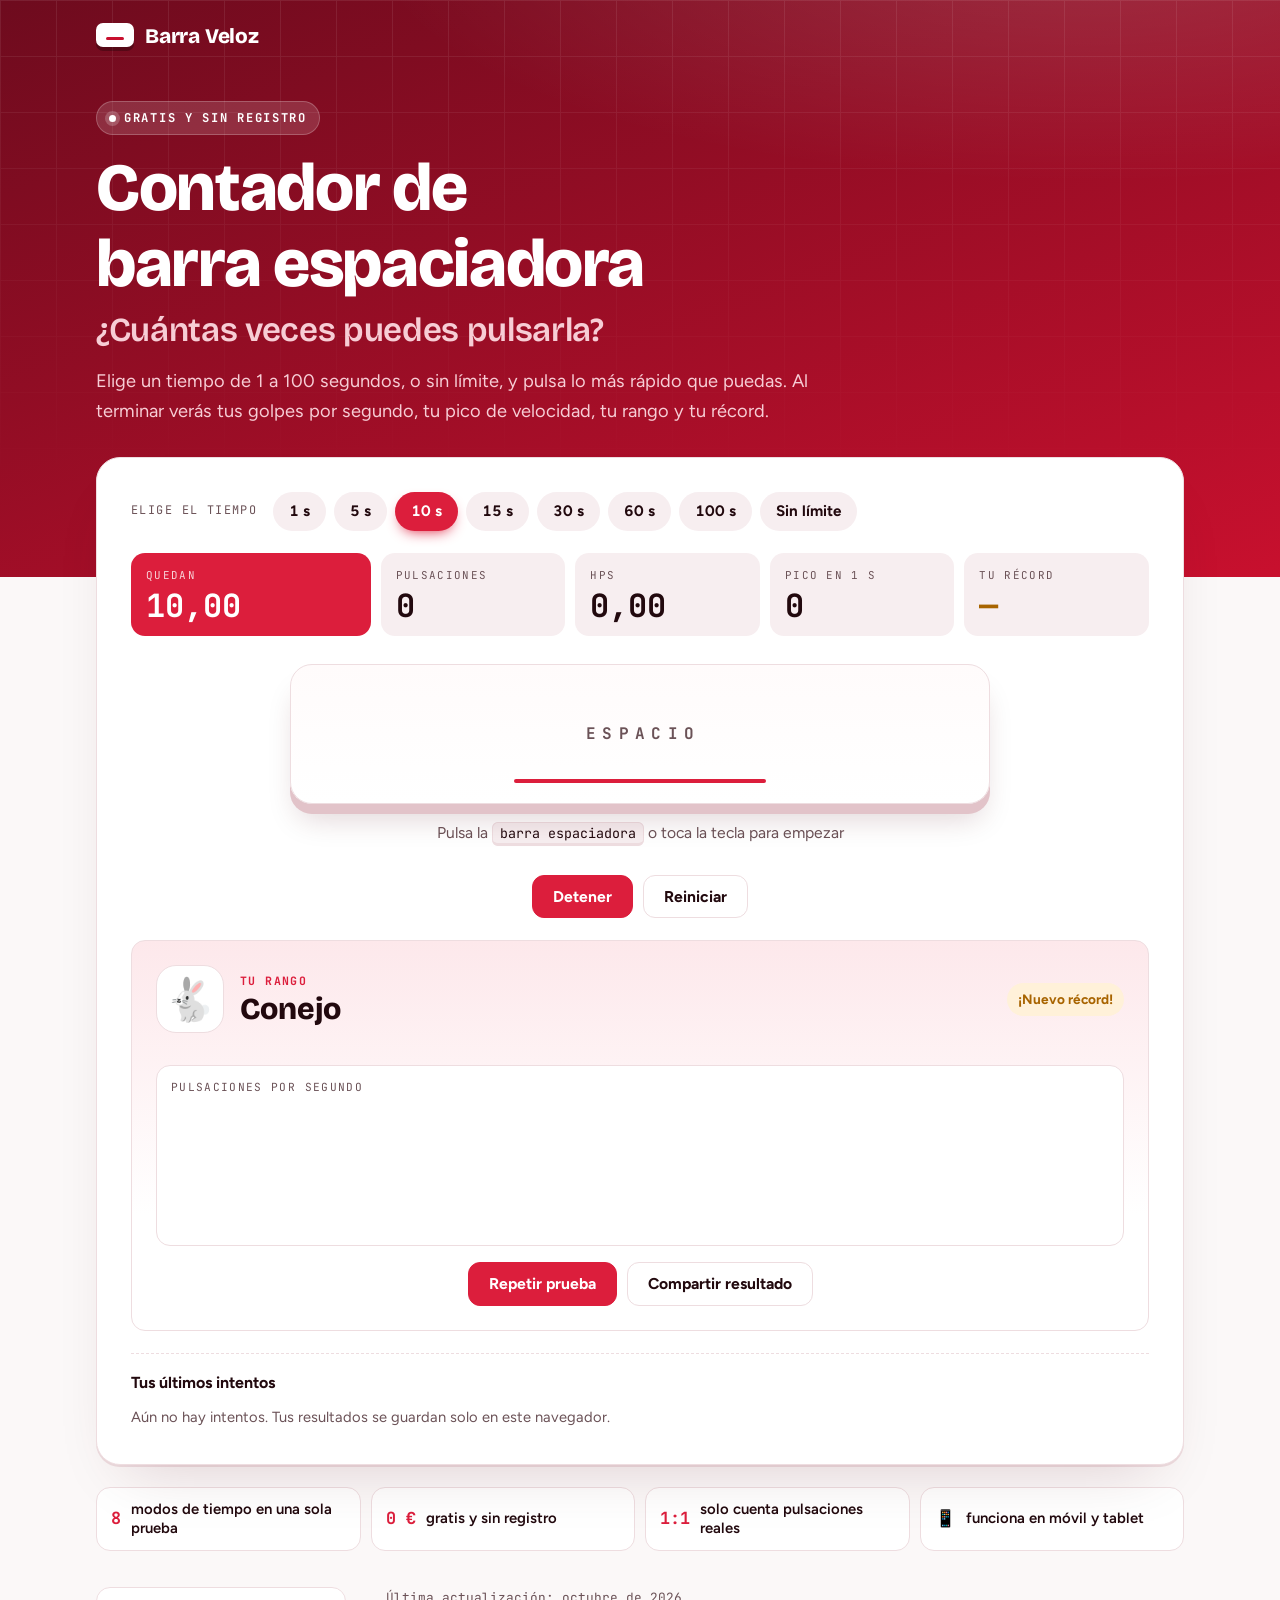
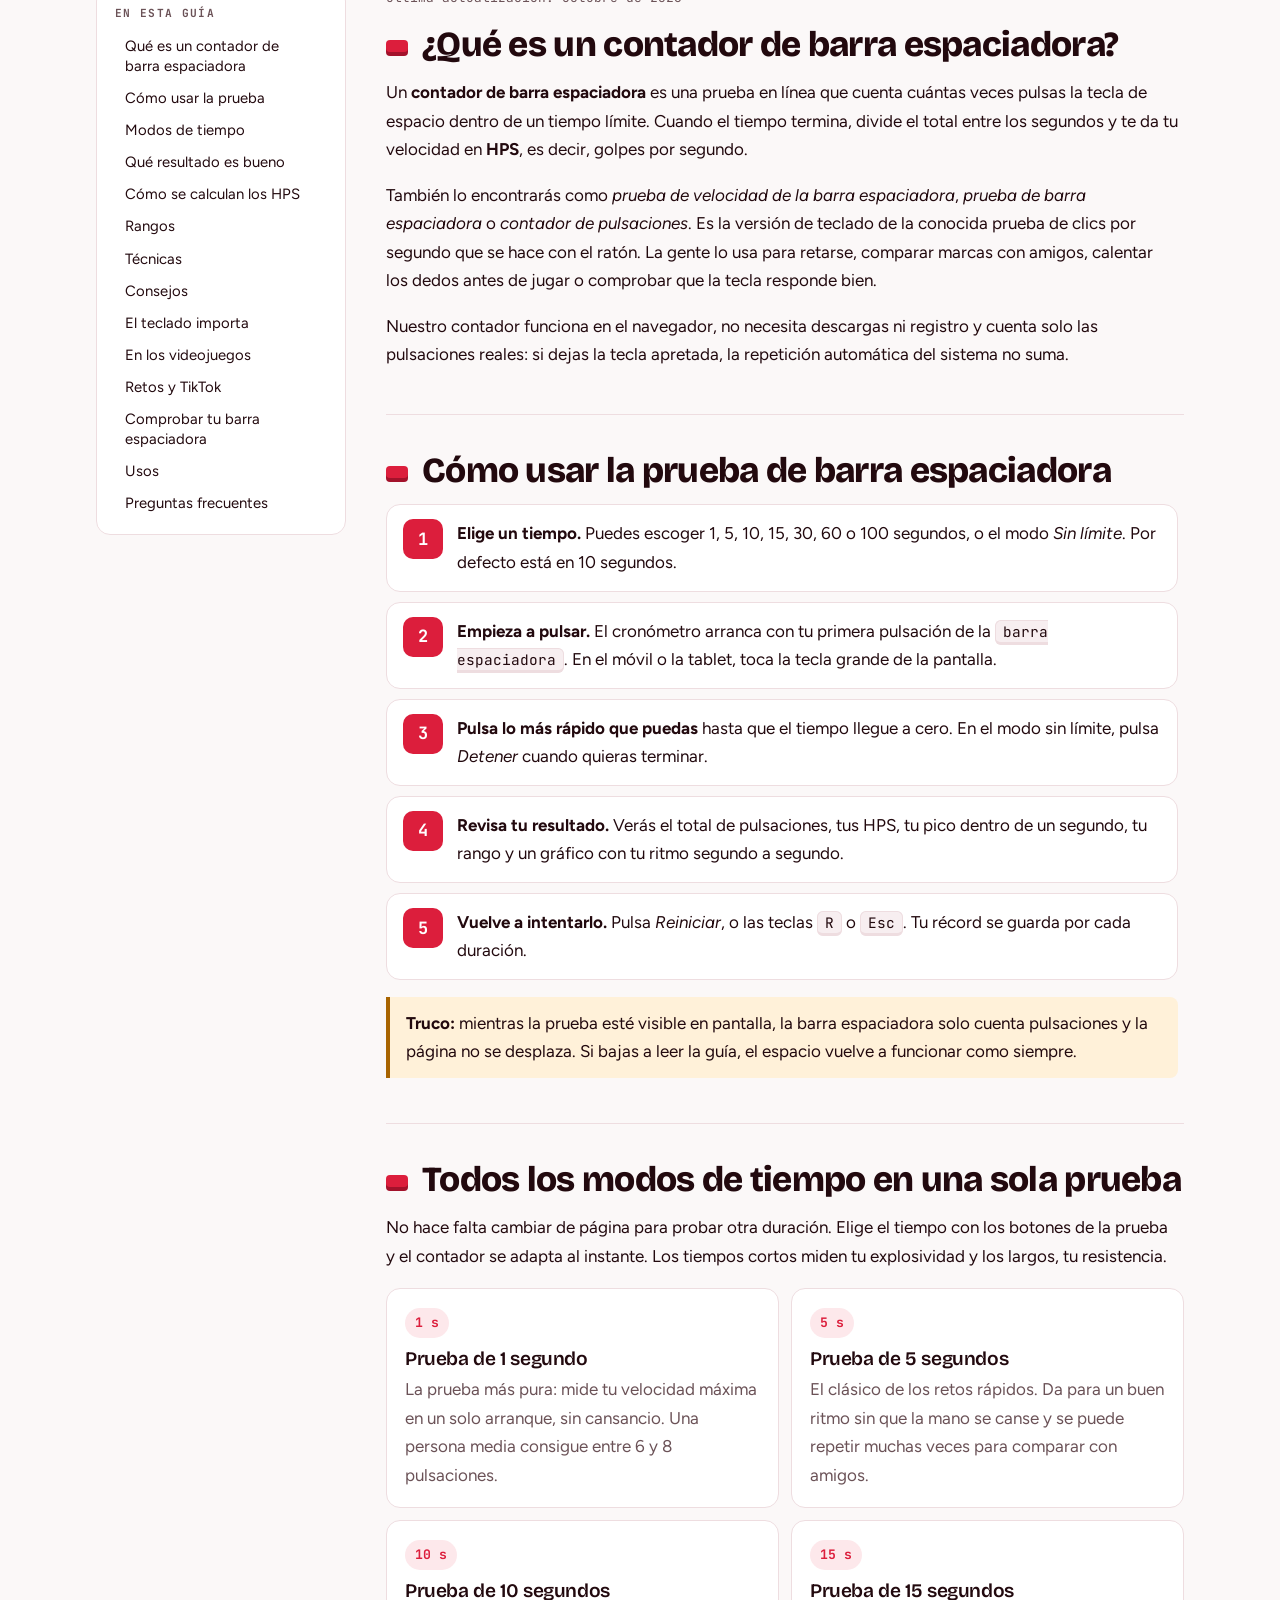
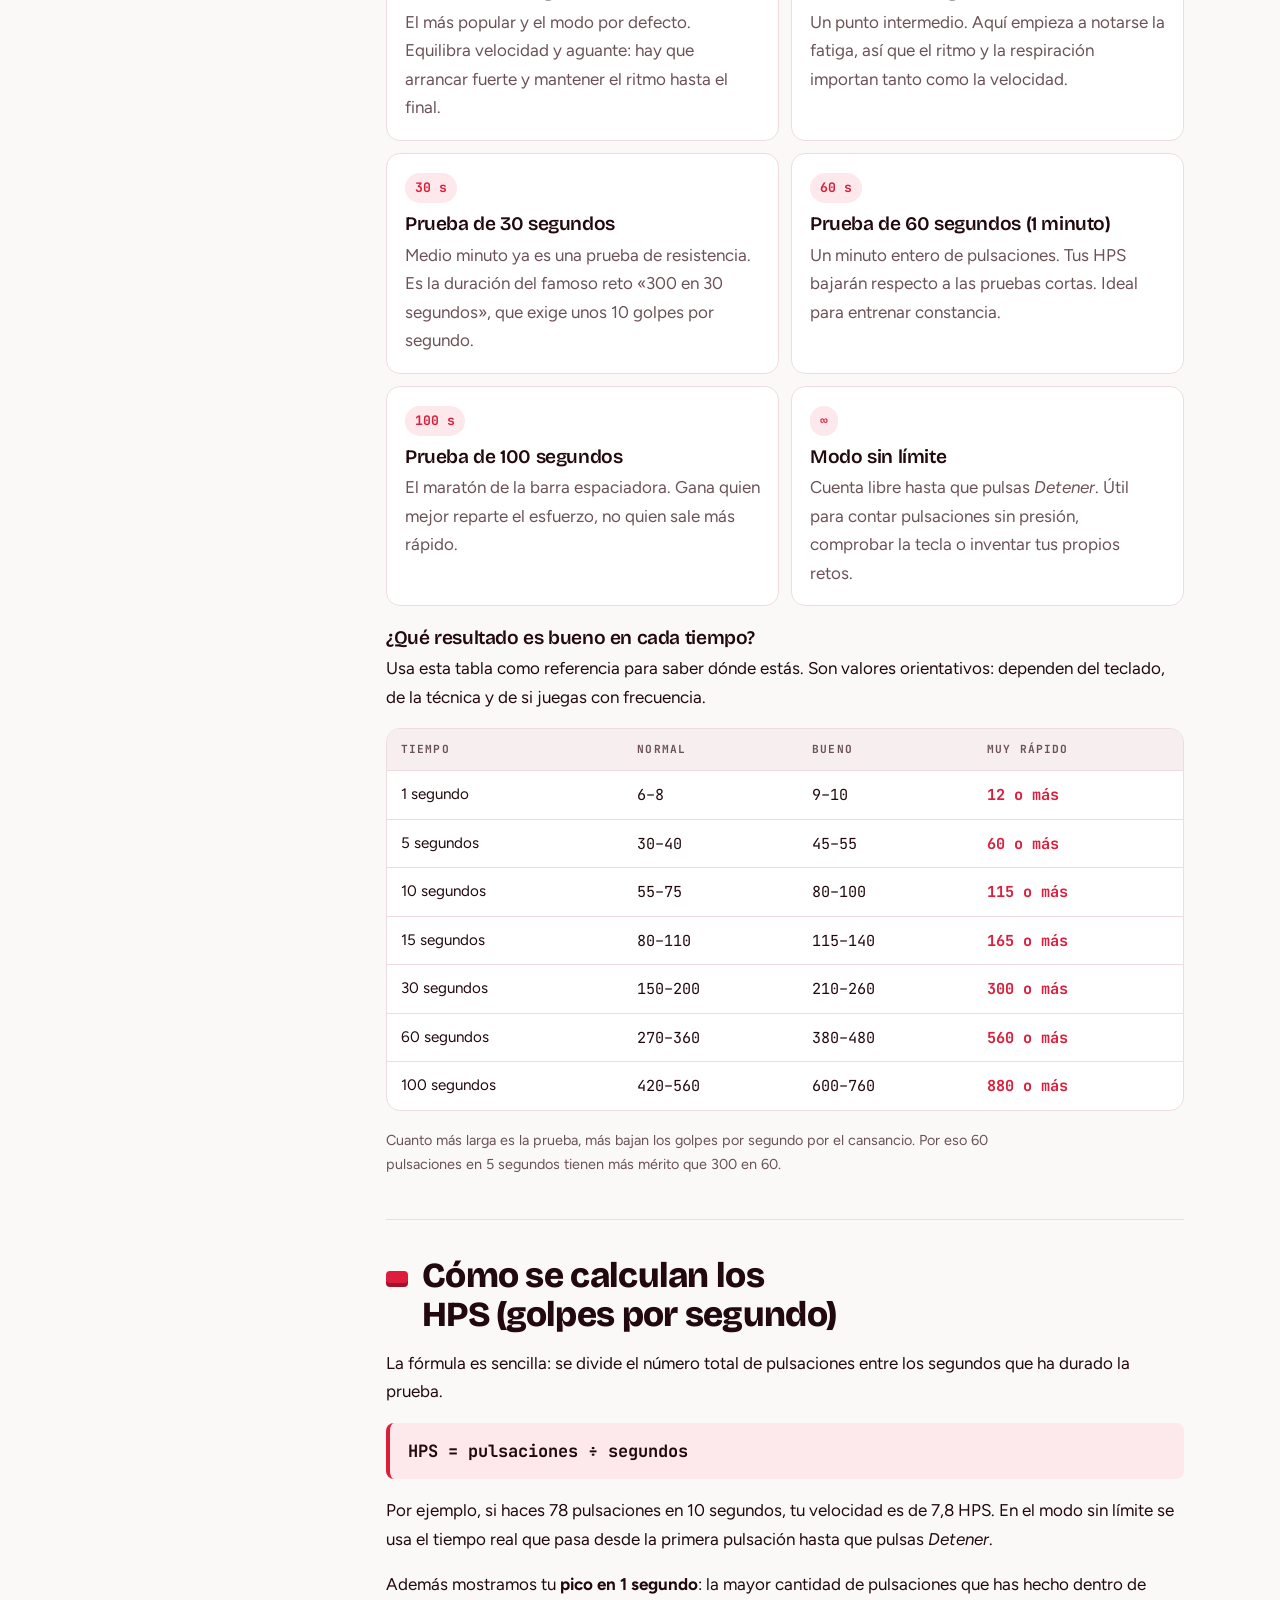
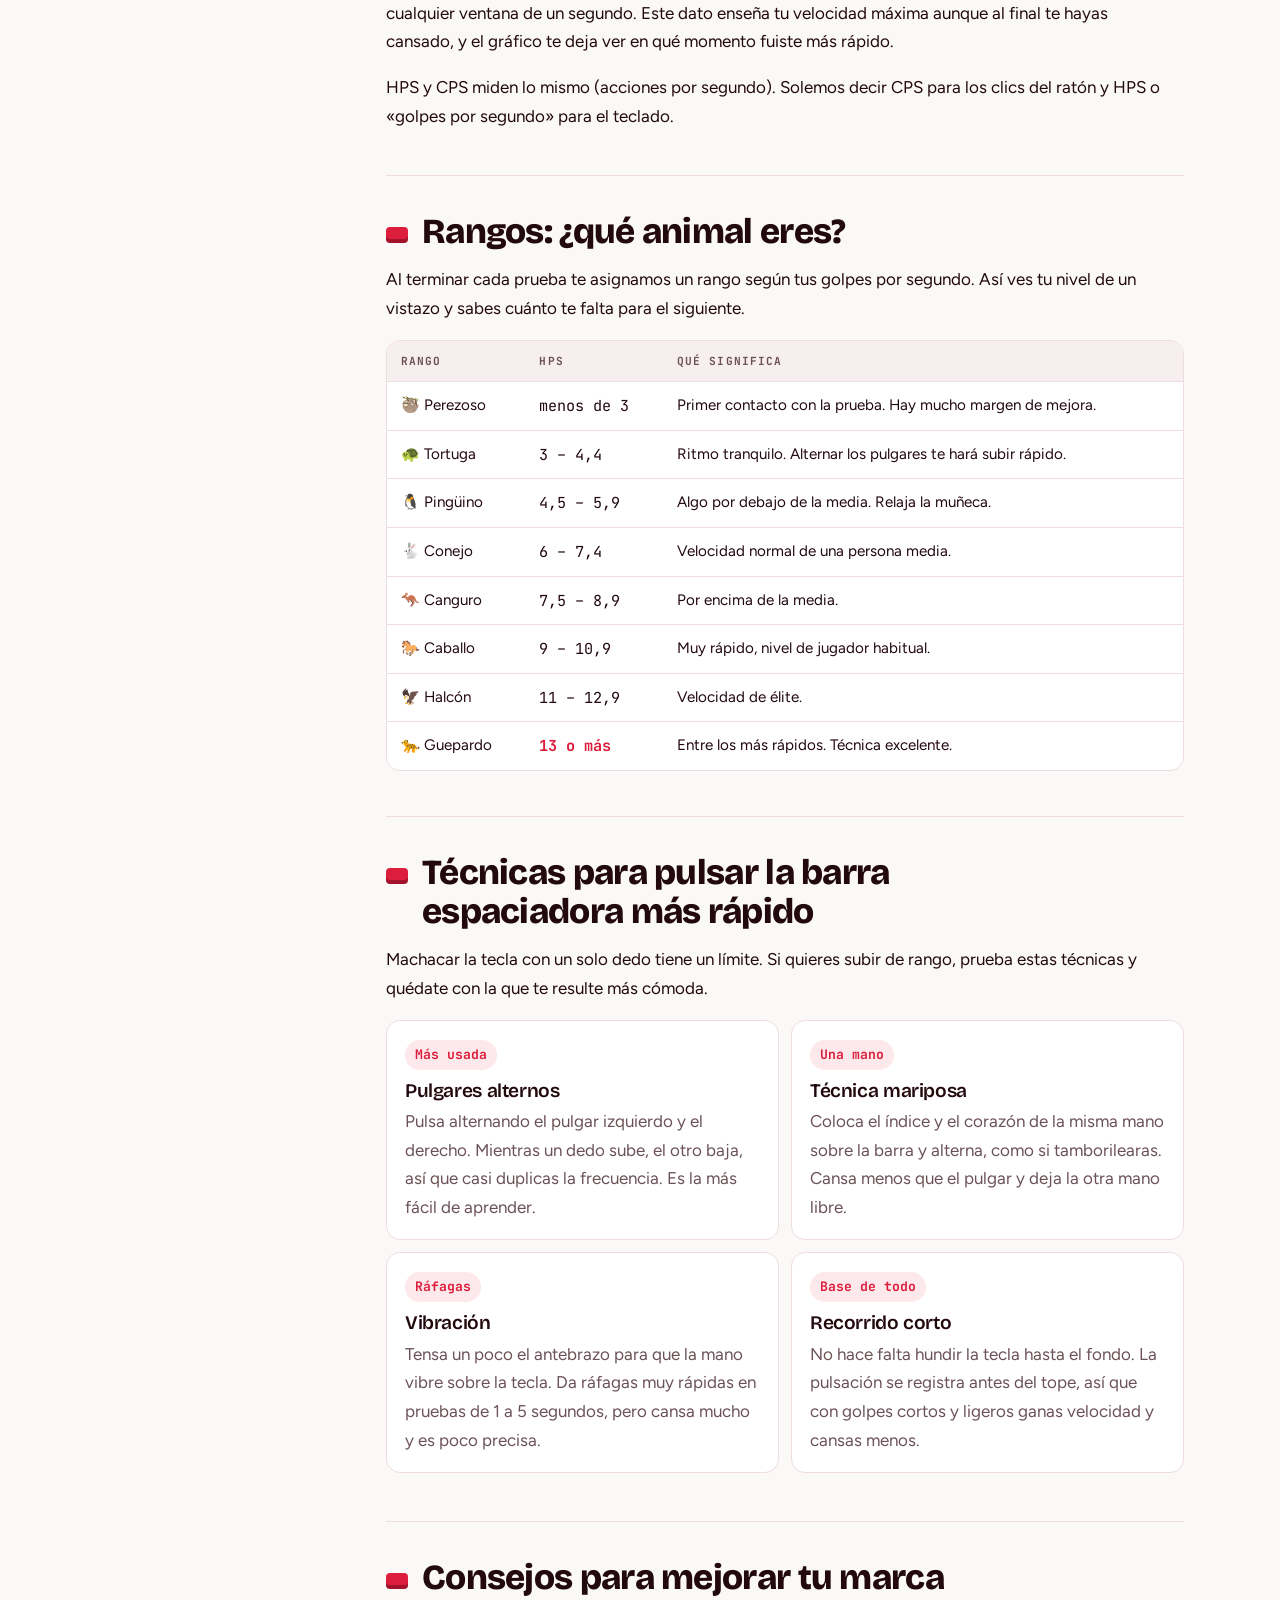
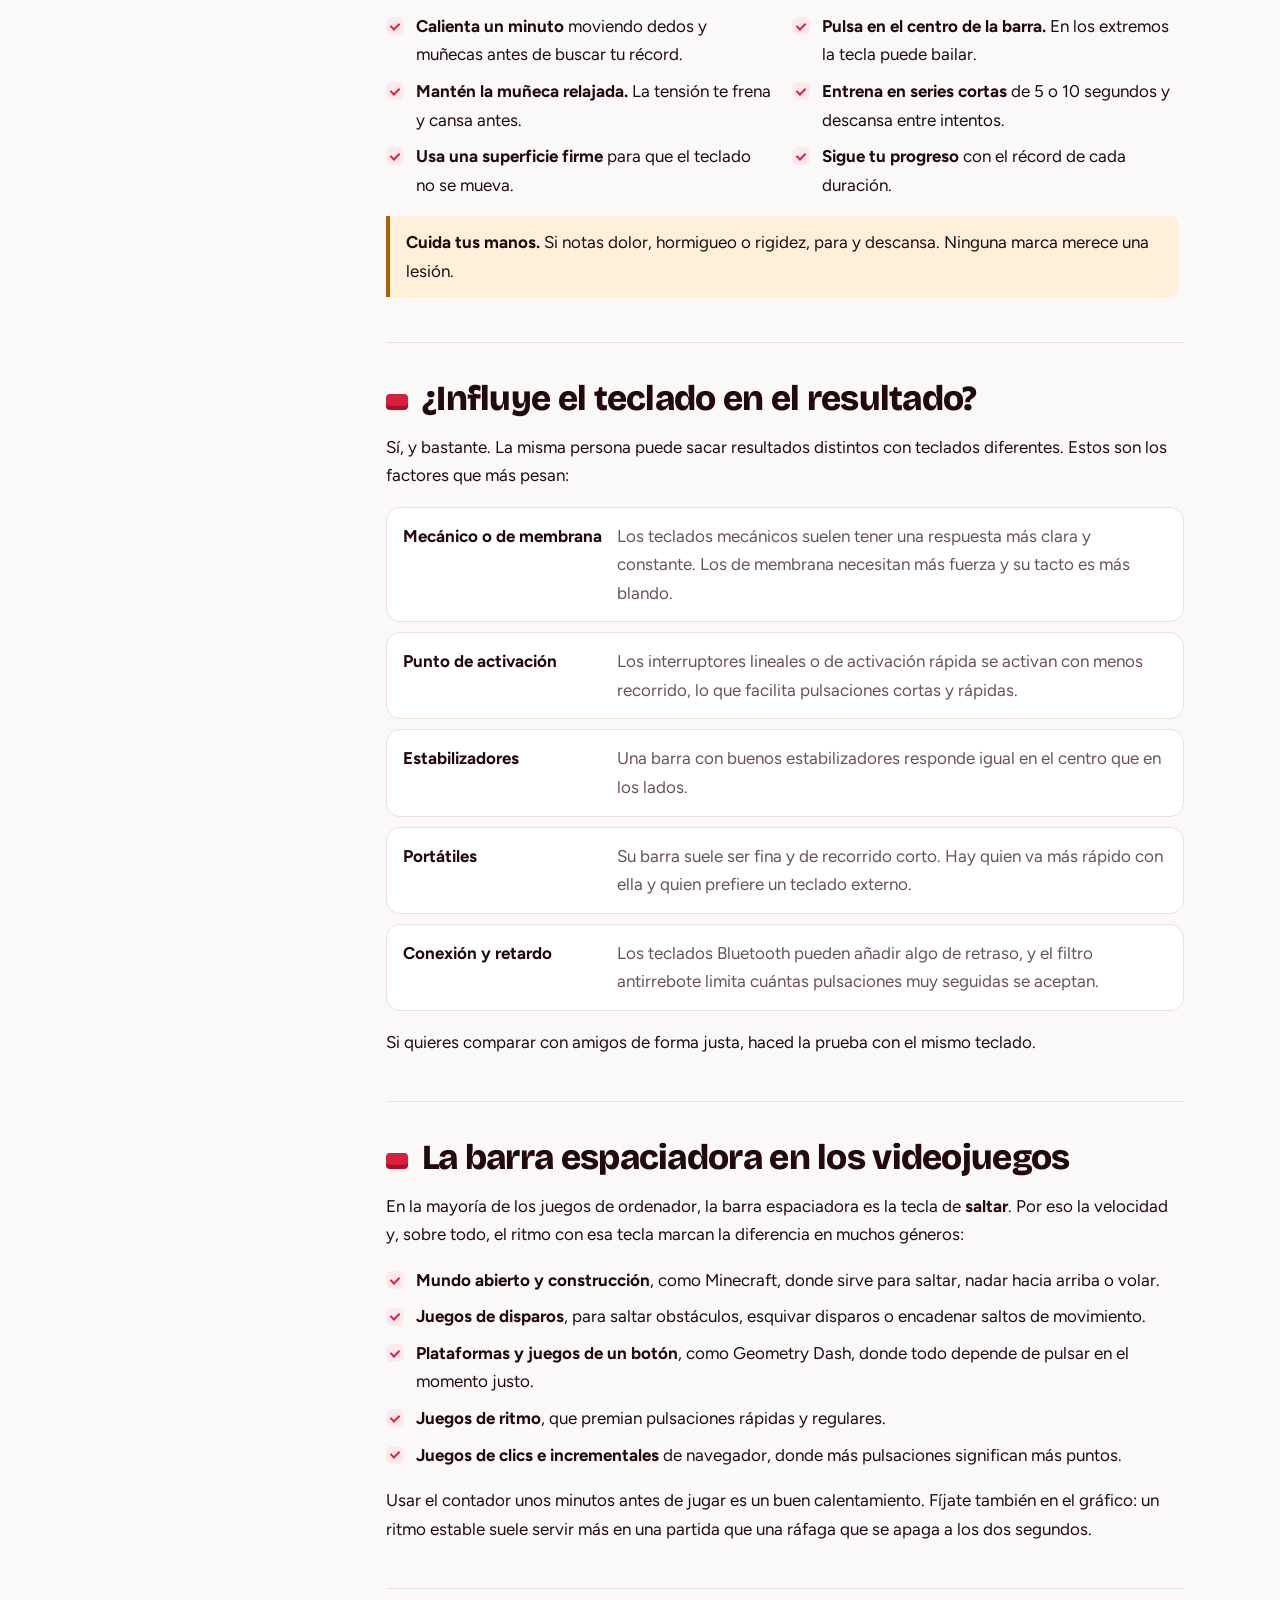
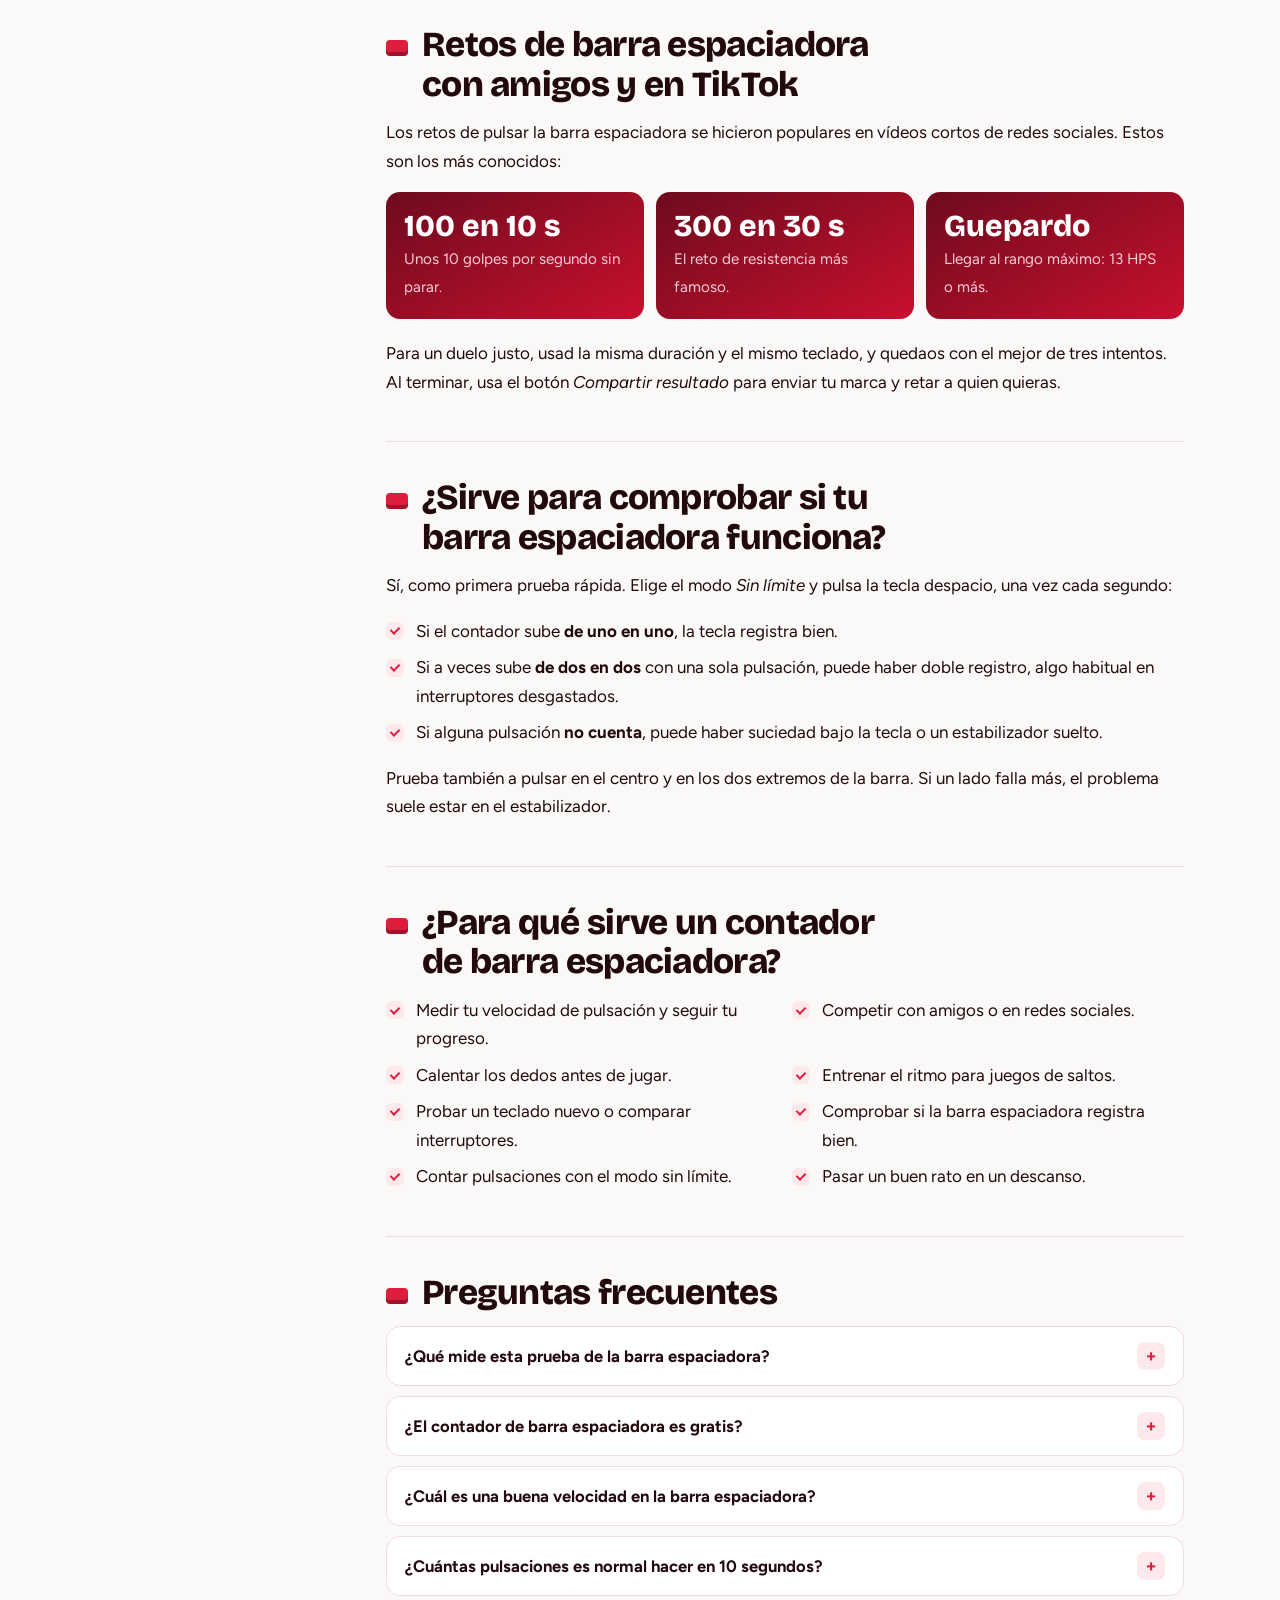
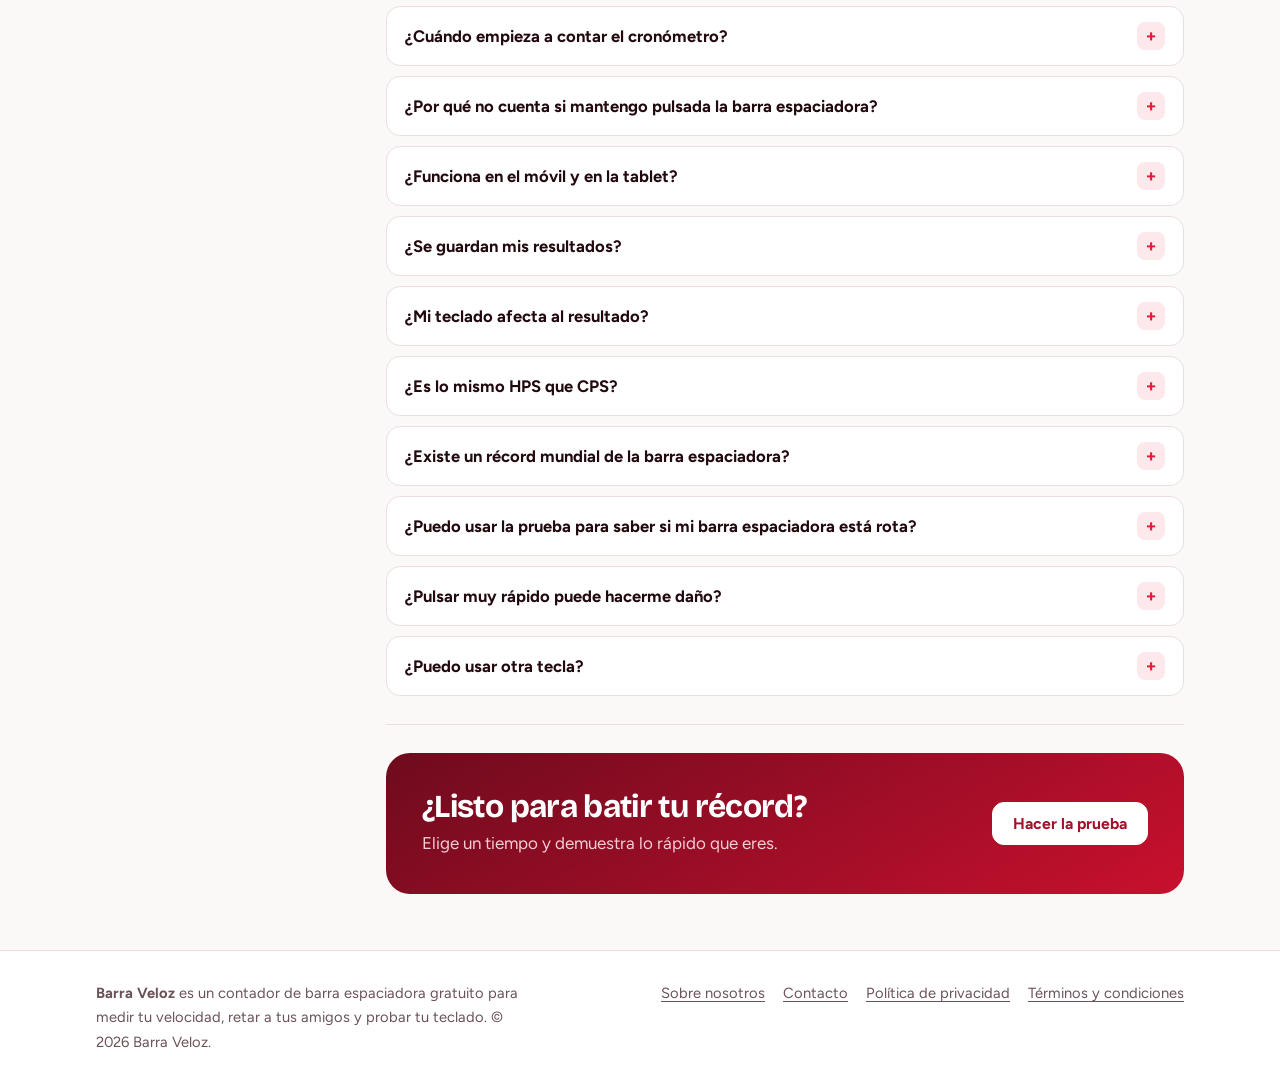
<file: index.html>
<!doctype html>
<html lang="es">
<head>
<meta charset="utf-8">
<meta name="viewport" content="width=device-width, initial-scale=1, viewport-fit=cover">
<title>Contador de Barra Espaciadora | Prueba de Velocidad Gratis</title>
<meta name="description" content="Prueba de barra espaciadora gratis: cuenta tus pulsaciones en 1, 5, 10, 30 o 60 segundos o sin límite. Mira tus HPS, tu rango y tu récord. Sin registro.">
<link rel="canonical" href="https://contador-barra-espaciadora.github.io/">
<meta name="google-site-verification" content="vGioxmV21o_6tmnik3orOZrxFAkCn0AfBRpOXEExG64" />
<meta name="robots" content="index, follow, max-image-preview:large">
<meta property="og:type" content="website">
<meta property="og:locale" content="es_ES">
<meta property="og:site_name" content="Barra Veloz">
<meta property="og:title" content="Contador de Barra Espaciadora: ¿cuántas veces puedes pulsarla?">
<meta property="og:description" content="Elige el tiempo, pulsa la barra espaciadora lo más rápido que puedas y descubre tu rango. Gratis y sin registro.">
<meta property="og:url" content="https://contador-barra-espaciadora.github.io/">
<meta property="og:image" content="https://contador-barra-espaciadora.github.io/og-image.png">
<meta property="og:image:width" content="1200">
<meta property="og:image:height" content="630">
<meta property="og:image:alt" content="Contador de barra espaciadora de Barra Veloz">
<meta name="twitter:card" content="summary_large_image">
<meta name="theme-color" content="#A3122B">
<link rel="icon" href="favicon.svg" type="image/svg+xml">
<link rel="preconnect" href="https://fonts.googleapis.com">
<link rel="preconnect" href="https://fonts.gstatic.com" crossorigin>
<link rel="stylesheet" href="https://fonts.googleapis.com/css2?family=Bricolage+Grotesque:wght@600;800&family=Figtree:wght@400;600;700&family=JetBrains+Mono:wght@500;700&display=swap">
<link rel="stylesheet" href="styles.css">
<!-- Google AdSense: pega aquí el script de AdSense que te da Google (en el <head> de todas las páginas) -->
<script type="application/ld+json">
{
  "@context": "https://schema.org",
  "@type": "WebApplication",
  "name": "Contador de Barra Espaciadora",
  "alternateName": ["Prueba de velocidad de la barra espaciadora", "Contador de pulsaciones de la barra espaciadora"],
  "url": "https://contador-barra-espaciadora.github.io/",
  "applicationCategory": "UtilitiesApplication",
  "operatingSystem": "Cualquiera (navegador web)",
  "inLanguage": "es",
  "isAccessibleForFree": true,
  "offers": { "@type": "Offer", "price": "0", "priceCurrency": "EUR" },
  "description": "Prueba en línea que cuenta tus pulsaciones de la barra espaciadora en 1, 5, 10, 15, 30, 60 o 100 segundos, o sin límite, y calcula tus golpes por segundo (HPS)."
}
</script>
<script type="application/ld+json">
{
  "@context": "https://schema.org",
  "@type": "FAQPage",
  "mainEntity": [
    {
      "@type": "Question",
      "name": "¿Qué mide esta prueba de la barra espaciadora?",
      "acceptedAnswer": {
        "@type": "Answer",
        "text": "Cuenta cuántas veces pulsas la tecla de espacio en un tiempo determinado y calcula tus golpes por segundo, tu pico de velocidad y tu rango."
      }
    },
    {
      "@type": "Question",
      "name": "¿El contador de barra espaciadora es gratis?",
      "acceptedAnswer": {
        "@type": "Answer",
        "text": "Sí. Es totalmente gratis, funciona en el navegador y no necesitas registrarte ni instalar nada."
      }
    },
    {
      "@type": "Question",
      "name": "¿Cuál es una buena velocidad en la barra espaciadora?",
      "acceptedAnswer": {
        "@type": "Answer",
        "text": "En pruebas cortas, una persona media consigue entre 6 y 8 golpes por segundo. A partir de 9 se considera muy rápido y por encima de 12 es nivel de élite."
      }
    },
    {
      "@type": "Question",
      "name": "¿Cuántas pulsaciones es normal hacer en 10 segundos?",
      "acceptedAnswer": {
        "@type": "Answer",
        "text": "Lo habitual está entre 55 y 75 pulsaciones. Entre 80 y 100 es un resultado bueno, y más de 115 es muy rápido."
      }
    },
    {
      "@type": "Question",
      "name": "¿Cuándo empieza a contar el cronómetro?",
      "acceptedAnswer": {
        "@type": "Answer",
        "text": "Con tu primera pulsación. Así no pierdes tiempo de reacción y la prueba es justa desde el primer golpe."
      }
    },
    {
      "@type": "Question",
      "name": "¿Por qué no cuenta si mantengo pulsada la barra espaciadora?",
      "acceptedAnswer": {
        "@type": "Answer",
        "text": "Porque al dejar una tecla apretada el sistema repite el carácter de forma automática. Esas repeticiones no son pulsaciones reales, así que el contador las ignora."
      }
    },
    {
      "@type": "Question",
      "name": "¿Funciona en el móvil y en la tablet?",
      "acceptedAnswer": {
        "@type": "Answer",
        "text": "Sí. En pantallas táctiles, toca la tecla grande que aparece en la prueba. Cada toque cuenta como una pulsación."
      }
    },
    {
      "@type": "Question",
      "name": "¿Se guardan mis resultados?",
      "acceptedAnswer": {
        "@type": "Answer",
        "text": "Tu récord de cada duración y tus últimos intentos se guardan solo en tu navegador. No se envían a ningún servidor y desaparecen si borras los datos del navegador."
      }
    },
    {
      "@type": "Question",
      "name": "¿Mi teclado afecta al resultado?",
      "acceptedAnswer": {
        "@type": "Answer",
        "text": "Sí. El tipo de interruptor, el recorrido de la tecla, los estabilizadores y la conexión influyen. Para comparar con otras personas, lo más justo es usar el mismo teclado."
      }
    },
    {
      "@type": "Question",
      "name": "¿Es lo mismo HPS que CPS?",
      "acceptedAnswer": {
        "@type": "Answer",
        "text": "Miden lo mismo: acciones por segundo. CPS se usa para los clics del ratón y HPS para los golpes de teclado. Los resultados no son directamente comparables, porque ratón y teclado se pulsan de forma distinta."
      }
    },
    {
      "@type": "Question",
      "name": "¿Existe un récord mundial de la barra espaciadora?",
      "acceptedAnswer": {
        "@type": "Answer",
        "text": "No hay un récord oficial. Cada web tiene sus propias clasificaciones y las marcas cambian según el teclado y la duración. En pruebas muy cortas, algunos jugadores superan los 14 golpes por segundo."
      }
    },
    {
      "@type": "Question",
      "name": "¿Puedo usar la prueba para saber si mi barra espaciadora está rota?",
      "acceptedAnswer": {
        "@type": "Answer",
        "text": "Sirve como primera comprobación. Usa el modo sin límite y pulsa despacio: cada pulsación debe sumar exactamente uno. Si cuenta doble o se salta pulsaciones, revisa la tecla."
      }
    },
    {
      "@type": "Question",
      "name": "¿Pulsar muy rápido puede hacerme daño?",
      "acceptedAnswer": {
        "@type": "Answer",
        "text": "Unas cuantas pruebas no suelen causar problemas, pero repetir durante mucho rato puede cargar los tendones. Descansa entre intentos y para si notas dolor u hormigueo."
      }
    },
    {
      "@type": "Question",
      "name": "¿Puedo usar otra tecla?",
      "acceptedAnswer": {
        "@type": "Answer",
        "text": "Esta prueba está pensada solo para la barra espaciadora, que es la tecla que se usa en los retos y en los juegos. En el móvil se usa el toque en pantalla."
      }
    }
  ]
}
</script>
</head>
<body>

<div class="band band-hero">
  <header class="site-header">
    <div class="wrap">
      <a class="brand" href="index.html" aria-label="Barra Veloz, inicio"><span class="brand-mark" aria-hidden="true"></span>Barra Veloz</a>
    </div>
  </header>
  <div class="wrap">
    <section class="hero">
      <p class="eyebrow">Gratis y sin registro</p>
      <h1>Contador de barra espaciadora <span>¿Cuántas veces puedes pulsarla?</span></h1>
      <p class="lead">Elige un tiempo de 1 a 100 segundos, o sin límite, y pulsa lo más rápido que puedas. Al terminar verás tus golpes por segundo, tu pico de velocidad, tu rango y tu récord.</p>
    </section>
  </div>
</div>

<main>
  <div class="wrap">
    <section class="tool" id="test" aria-label="Prueba de velocidad de la barra espaciadora">
      <div class="durations" role="group" aria-label="Duración de la prueba">
        <span class="durations-label">Elige el tiempo</span>
        <button type="button" class="dur" id="d-1" data-d="1" aria-pressed="false">1 s</button>
        <button type="button" class="dur" id="d-5" data-d="5" aria-pressed="false">5 s</button>
        <button type="button" class="dur" id="d-10" data-d="10" aria-pressed="true">10 s</button>
        <button type="button" class="dur" id="d-15" data-d="15" aria-pressed="false">15 s</button>
        <button type="button" class="dur" id="d-30" data-d="30" aria-pressed="false">30 s</button>
        <button type="button" class="dur" id="d-60" data-d="60" aria-pressed="false">60 s</button>
        <button type="button" class="dur" id="d-100" data-d="100" aria-pressed="false">100 s</button>
        <button type="button" class="dur" id="d-0" data-d="0" aria-pressed="false">Sin límite</button>
      </div>

      <dl class="stats">
        <div class="stat stat-time"><dt id="s-time-label">Quedan</dt><dd id="s-time">10,00</dd></div>
        <div class="stat"><dt>Pulsaciones</dt><dd id="s-count">0</dd></div>
        <div class="stat"><dt>HPS</dt><dd id="s-hps">0,00</dd></div>
        <div class="stat"><dt>Pico en 1 s</dt><dd id="s-max">0</dd></div>
        <div class="stat stat-best"><dt>Tu récord</dt><dd id="s-best">—</dd></div>
      </dl>

      <div class="key-zone">
        <div class="key" id="key" role="button" tabindex="0" aria-label="Barra espaciadora: pulsa o toca aquí">
          <span class="key-label">Espacio</span>
        </div>
        <p class="hint" id="hint" aria-live="polite">Pulsa la <kbd>barra espaciadora</kbd> o toca la tecla para empezar</p>
      </div>

      <div class="controls">
        <button type="button" class="btn btn-primary" id="btn-stop" hidden>Detener</button>
        <button type="button" class="btn" id="btn-reset">Reiniciar</button>
      </div>

      <div class="result" id="result" hidden aria-live="polite">
        <div class="result-head">
          <div class="rank-icon" id="r-icon" aria-hidden="true">🐇</div>
          <div class="result-main">
            <p class="result-kicker">Tu rango</p>
            <p class="result-rank" id="r-rank">Conejo</p>
            <p class="result-text" id="r-text"></p>
          </div>
          <span class="record-badge" id="r-record" hidden>¡Nuevo récord!</span>
        </div>
        <p class="result-text" id="r-desc"></p>
        <div class="chart-box">
          <p class="chart-title">Pulsaciones por segundo</p>
          <canvas class="chart" id="chart" role="img" aria-label="Gráfico de pulsaciones por segundo"></canvas>
        </div>
        <div class="controls">
          <button type="button" class="btn btn-primary" id="btn-again">Repetir prueba</button>
          <button type="button" class="btn" id="btn-share">Compartir resultado</button>
        </div>
      </div>

      <div class="recent">
        <p class="recent-title">Tus últimos intentos</p>
        <p class="recent-empty" id="recent-empty">Aún no hay intentos. Tus resultados se guardan solo en este navegador.</p>
        <ol id="recent-list"></ol>
      </div>
    </section>

    <ul class="facts" aria-label="Características">
      <li><b>8</b> modos de tiempo en una sola prueba</li>
      <li><b>0 €</b> gratis y sin registro</li>
      <li><b>1:1</b> solo cuenta pulsaciones reales</li>
      <li><b>📱</b> funciona en móvil y tablet</li>
    </ul>

    <!-- Bloque AdSense debajo de la prueba: pega aquí tu código de anuncio -->
    <div class="ad-slot"></div>

    <div class="layout">
      <nav class="toc" aria-label="Contenido de la guía">
        <p class="toc-title">En esta guía</p>
        <ol>
          <li><a href="#que-es">Qué es un contador de barra espaciadora</a></li>
          <li><a href="#como-usar">Cómo usar la prueba</a></li>
          <li><a href="#modos-de-tiempo">Modos de tiempo</a></li>
          <li><a href="#buen-resultado">Qué resultado es bueno</a></li>
          <li><a href="#como-se-calcula">Cómo se calculan los HPS</a></li>
          <li><a href="#rangos">Rangos</a></li>
          <li><a href="#tecnicas">Técnicas</a></li>
          <li><a href="#consejos">Consejos</a></li>
          <li><a href="#teclado">El teclado importa</a></li>
          <li><a href="#videojuegos">En los videojuegos</a></li>
          <li><a href="#retos">Retos y TikTok</a></li>
          <li><a href="#comprobar-tecla">Comprobar tu barra espaciadora</a></li>
          <li><a href="#usos">Usos</a></li>
          <li><a href="#preguntas-frecuentes">Preguntas frecuentes</a></li>
        </ol>
      </nav>

      <article class="guide">
        <p class="updated">Última actualización: octubre de 2026</p>

        <section class="sec" aria-labelledby="que-es">
          <h2 id="que-es">¿Qué es un contador de barra espaciadora?</h2>
          <p>Un <strong>contador de barra espaciadora</strong> es una prueba en línea que cuenta cuántas veces pulsas la tecla de espacio dentro de un tiempo límite. Cuando el tiempo termina, divide el total entre los segundos y te da tu velocidad en <strong>HPS</strong>, es decir, golpes por segundo.</p>
          <p>También lo encontrarás como <em>prueba de velocidad de la barra espaciadora</em>, <em>prueba de barra espaciadora</em> o <em>contador de pulsaciones</em>. Es la versión de teclado de la conocida prueba de clics por segundo que se hace con el ratón. La gente lo usa para retarse, comparar marcas con amigos, calentar los dedos antes de jugar o comprobar que la tecla responde bien.</p>
          <p>Nuestro contador funciona en el navegador, no necesita descargas ni registro y cuenta solo las pulsaciones reales: si dejas la tecla apretada, la repetición automática del sistema no suma.</p>
        </section>

        <section class="sec" aria-labelledby="como-usar">
          <h2 id="como-usar">Cómo usar la prueba de barra espaciadora</h2>
          <ol class="steps">
            <li><span><strong>Elige un tiempo.</strong> Puedes escoger 1, 5, 10, 15, 30, 60 o 100 segundos, o el modo <em>Sin límite</em>. Por defecto está en 10 segundos.</span></li>
            <li><span><strong>Empieza a pulsar.</strong> El cronómetro arranca con tu primera pulsación de la <kbd>barra espaciadora</kbd>. En el móvil o la tablet, toca la tecla grande de la pantalla.</span></li>
            <li><span><strong>Pulsa lo más rápido que puedas</strong> hasta que el tiempo llegue a cero. En el modo sin límite, pulsa <em>Detener</em> cuando quieras terminar.</span></li>
            <li><span><strong>Revisa tu resultado.</strong> Verás el total de pulsaciones, tus HPS, tu pico dentro de un segundo, tu rango y un gráfico con tu ritmo segundo a segundo.</span></li>
            <li><span><strong>Vuelve a intentarlo.</strong> Pulsa <em>Reiniciar</em>, o las teclas <kbd>R</kbd> o <kbd>Esc</kbd>. Tu récord se guarda por cada duración.</span></li>
          </ol>
          <div class="note"><p><strong>Truco:</strong> mientras la prueba esté visible en pantalla, la barra espaciadora solo cuenta pulsaciones y la página no se desplaza. Si bajas a leer la guía, el espacio vuelve a funcionar como siempre.</p></div>
        </section>

        <section class="sec" aria-labelledby="modos-de-tiempo">
          <h2 id="modos-de-tiempo">Todos los modos de tiempo en una sola prueba</h2>
          <p>No hace falta cambiar de página para probar otra duración. Elige el tiempo con los botones de la prueba y el contador se adapta al instante. Los tiempos cortos miden tu explosividad y los largos, tu resistencia.</p>
          <div class="cards">
            <div class="card"><span class="chip">1 s</span><h3 id="test-1-segundo">Prueba de 1 segundo</h3><p>La prueba más pura: mide tu velocidad máxima en un solo arranque, sin cansancio. Una persona media consigue entre 6 y 8 pulsaciones.</p></div>
            <div class="card"><span class="chip">5 s</span><h3 id="test-5-segundos">Prueba de 5 segundos</h3><p>El clásico de los retos rápidos. Da para un buen ritmo sin que la mano se canse y se puede repetir muchas veces para comparar con amigos.</p></div>
            <div class="card"><span class="chip">10 s</span><h3 id="test-10-segundos">Prueba de 10 segundos</h3><p>El más popular y el modo por defecto. Equilibra velocidad y aguante: hay que arrancar fuerte y mantener el ritmo hasta el final.</p></div>
            <div class="card"><span class="chip">15 s</span><h3 id="test-15-segundos">Prueba de 15 segundos</h3><p>Un punto intermedio. Aquí empieza a notarse la fatiga, así que el ritmo y la respiración importan tanto como la velocidad.</p></div>
            <div class="card"><span class="chip">30 s</span><h3 id="test-30-segundos">Prueba de 30 segundos</h3><p>Medio minuto ya es una prueba de resistencia. Es la duración del famoso reto «300 en 30 segundos», que exige unos 10 golpes por segundo.</p></div>
            <div class="card"><span class="chip">60 s</span><h3 id="test-60-segundos">Prueba de 60 segundos (1 minuto)</h3><p>Un minuto entero de pulsaciones. Tus HPS bajarán respecto a las pruebas cortas. Ideal para entrenar constancia.</p></div>
            <div class="card"><span class="chip">100 s</span><h3 id="test-100-segundos">Prueba de 100 segundos</h3><p>El maratón de la barra espaciadora. Gana quien mejor reparte el esfuerzo, no quien sale más rápido.</p></div>
            <div class="card"><span class="chip">∞</span><h3 id="modo-sin-limite">Modo sin límite</h3><p>Cuenta libre hasta que pulsas <em>Detener</em>. Útil para contar pulsaciones sin presión, comprobar la tecla o inventar tus propios retos.</p></div>
          </div>

          <h3 id="buen-resultado">¿Qué resultado es bueno en cada tiempo?</h3>
          <p>Usa esta tabla como referencia para saber dónde estás. Son valores orientativos: dependen del teclado, de la técnica y de si juegas con frecuencia.</p>
          <div class="table-wrap">
            <table>
              <thead><tr><th scope="col">Tiempo</th><th scope="col">Normal</th><th scope="col">Bueno</th><th scope="col">Muy rápido</th></tr></thead>
              <tbody>
                <tr><td>1 segundo</td><td class="num">6–8</td><td class="num">9–10</td><td class="num hl">12 o más</td></tr>
                <tr><td>5 segundos</td><td class="num">30–40</td><td class="num">45–55</td><td class="num hl">60 o más</td></tr>
                <tr><td>10 segundos</td><td class="num">55–75</td><td class="num">80–100</td><td class="num hl">115 o más</td></tr>
                <tr><td>15 segundos</td><td class="num">80–110</td><td class="num">115–140</td><td class="num hl">165 o más</td></tr>
                <tr><td>30 segundos</td><td class="num">150–200</td><td class="num">210–260</td><td class="num hl">300 o más</td></tr>
                <tr><td>60 segundos</td><td class="num">270–360</td><td class="num">380–480</td><td class="num hl">560 o más</td></tr>
                <tr><td>100 segundos</td><td class="num">420–560</td><td class="num">600–760</td><td class="num hl">880 o más</td></tr>
              </tbody>
            </table>
          </div>
          <p class="table-caption">Cuanto más larga es la prueba, más bajan los golpes por segundo por el cansancio. Por eso 60 pulsaciones en 5 segundos tienen más mérito que 300 en 60.</p>
        </section>

        <!-- Bloque AdSense en mitad del contenido -->
        <div class="ad-slot"></div>

        <section class="sec" aria-labelledby="como-se-calcula">
          <h2 id="como-se-calcula">Cómo se calculan los HPS (golpes por segundo)</h2>
          <p>La fórmula es sencilla: se divide el número total de pulsaciones entre los segundos que ha durado la prueba.</p>
          <code class="formula">HPS = pulsaciones ÷ segundos</code>
          <p>Por ejemplo, si haces 78 pulsaciones en 10 segundos, tu velocidad es de 7,8 HPS. En el modo sin límite se usa el tiempo real que pasa desde la primera pulsación hasta que pulsas <em>Detener</em>.</p>
          <p>Además mostramos tu <strong>pico en 1 segundo</strong>: la mayor cantidad de pulsaciones que has hecho dentro de cualquier ventana de un segundo. Este dato enseña tu velocidad máxima aunque al final te hayas cansado, y el gráfico te deja ver en qué momento fuiste más rápido.</p>
          <p>HPS y CPS miden lo mismo (acciones por segundo). Solemos decir CPS para los clics del ratón y HPS o «golpes por segundo» para el teclado.</p>
        </section>

        <section class="sec" aria-labelledby="rangos">
          <h2 id="rangos">Rangos: ¿qué animal eres?</h2>
          <p>Al terminar cada prueba te asignamos un rango según tus golpes por segundo. Así ves tu nivel de un vistazo y sabes cuánto te falta para el siguiente.</p>
          <div class="table-wrap">
            <table>
              <thead><tr><th scope="col">Rango</th><th scope="col">HPS</th><th scope="col">Qué significa</th></tr></thead>
              <tbody>
                <tr><td>🦥 Perezoso</td><td class="num">menos de 3</td><td>Primer contacto con la prueba. Hay mucho margen de mejora.</td></tr>
                <tr><td>🐢 Tortuga</td><td class="num">3 – 4,4</td><td>Ritmo tranquilo. Alternar los pulgares te hará subir rápido.</td></tr>
                <tr><td>🐧 Pingüino</td><td class="num">4,5 – 5,9</td><td>Algo por debajo de la media. Relaja la muñeca.</td></tr>
                <tr><td>🐇 Conejo</td><td class="num">6 – 7,4</td><td>Velocidad normal de una persona media.</td></tr>
                <tr><td>🦘 Canguro</td><td class="num">7,5 – 8,9</td><td>Por encima de la media.</td></tr>
                <tr><td>🐎 Caballo</td><td class="num">9 – 10,9</td><td>Muy rápido, nivel de jugador habitual.</td></tr>
                <tr><td>🦅 Halcón</td><td class="num">11 – 12,9</td><td>Velocidad de élite.</td></tr>
                <tr><td>🐆 Guepardo</td><td class="num hl">13 o más</td><td>Entre los más rápidos. Técnica excelente.</td></tr>
              </tbody>
            </table>
          </div>
        </section>

        <section class="sec" aria-labelledby="tecnicas">
          <h2 id="tecnicas">Técnicas para pulsar la barra espaciadora más rápido</h2>
          <p>Machacar la tecla con un solo dedo tiene un límite. Si quieres subir de rango, prueba estas técnicas y quédate con la que te resulte más cómoda.</p>
          <div class="cards">
            <div class="card"><span class="chip">Más usada</span><h3 id="tecnica-pulgares">Pulgares alternos</h3><p>Pulsa alternando el pulgar izquierdo y el derecho. Mientras un dedo sube, el otro baja, así que casi duplicas la frecuencia. Es la más fácil de aprender.</p></div>
            <div class="card"><span class="chip">Una mano</span><h3 id="tecnica-mariposa">Técnica mariposa</h3><p>Coloca el índice y el corazón de la misma mano sobre la barra y alterna, como si tamborilearas. Cansa menos que el pulgar y deja la otra mano libre.</p></div>
            <div class="card"><span class="chip">Ráfagas</span><h3 id="tecnica-vibracion">Vibración</h3><p>Tensa un poco el antebrazo para que la mano vibre sobre la tecla. Da ráfagas muy rápidas en pruebas de 1 a 5 segundos, pero cansa mucho y es poco precisa.</p></div>
            <div class="card"><span class="chip">Base de todo</span><h3 id="tecnica-recorrido-corto">Recorrido corto</h3><p>No hace falta hundir la tecla hasta el fondo. La pulsación se registra antes del tope, así que con golpes cortos y ligeros ganas velocidad y cansas menos.</p></div>
          </div>
        </section>

        <section class="sec" aria-labelledby="consejos">
          <h2 id="consejos">Consejos para mejorar tu marca</h2>
          <ul class="checks">
            <li><strong>Calienta un minuto</strong> moviendo dedos y muñecas antes de buscar tu récord.</li>
            <li><strong>Pulsa en el centro de la barra.</strong> En los extremos la tecla puede bailar.</li>
            <li><strong>Mantén la muñeca relajada.</strong> La tensión te frena y cansa antes.</li>
            <li><strong>Entrena en series cortas</strong> de 5 o 10 segundos y descansa entre intentos.</li>
            <li><strong>Usa una superficie firme</strong> para que el teclado no se mueva.</li>
            <li><strong>Sigue tu progreso</strong> con el récord de cada duración.</li>
          </ul>
          <div class="note"><p><strong>Cuida tus manos.</strong> Si notas dolor, hormigueo o rigidez, para y descansa. Ninguna marca merece una lesión.</p></div>
        </section>

        <section class="sec" aria-labelledby="teclado">
          <h2 id="teclado">¿Influye el teclado en el resultado?</h2>
          <p>Sí, y bastante. La misma persona puede sacar resultados distintos con teclados diferentes. Estos son los factores que más pesan:</p>
          <dl class="defs">
            <div><dt>Mecánico o de membrana</dt><dd>Los teclados mecánicos suelen tener una respuesta más clara y constante. Los de membrana necesitan más fuerza y su tacto es más blando.</dd></div>
            <div><dt>Punto de activación</dt><dd>Los interruptores lineales o de activación rápida se activan con menos recorrido, lo que facilita pulsaciones cortas y rápidas.</dd></div>
            <div><dt>Estabilizadores</dt><dd>Una barra con buenos estabilizadores responde igual en el centro que en los lados.</dd></div>
            <div><dt>Portátiles</dt><dd>Su barra suele ser fina y de recorrido corto. Hay quien va más rápido con ella y quien prefiere un teclado externo.</dd></div>
            <div><dt>Conexión y retardo</dt><dd>Los teclados Bluetooth pueden añadir algo de retraso, y el filtro antirrebote limita cuántas pulsaciones muy seguidas se aceptan.</dd></div>
          </dl>
          <p>Si quieres comparar con amigos de forma justa, haced la prueba con el mismo teclado.</p>
        </section>

        <section class="sec" aria-labelledby="videojuegos">
          <h2 id="videojuegos">La barra espaciadora en los videojuegos</h2>
          <p>En la mayoría de los juegos de ordenador, la barra espaciadora es la tecla de <strong>saltar</strong>. Por eso la velocidad y, sobre todo, el ritmo con esa tecla marcan la diferencia en muchos géneros:</p>
          <ul class="checks checks-1">
            <li><strong>Mundo abierto y construcción</strong>, como Minecraft, donde sirve para saltar, nadar hacia arriba o volar.</li>
            <li><strong>Juegos de disparos</strong>, para saltar obstáculos, esquivar disparos o encadenar saltos de movimiento.</li>
            <li><strong>Plataformas y juegos de un botón</strong>, como Geometry Dash, donde todo depende de pulsar en el momento justo.</li>
            <li><strong>Juegos de ritmo</strong>, que premian pulsaciones rápidas y regulares.</li>
            <li><strong>Juegos de clics e incrementales</strong> de navegador, donde más pulsaciones significan más puntos.</li>
          </ul>
          <p>Usar el contador unos minutos antes de jugar es un buen calentamiento. Fíjate también en el gráfico: un ritmo estable suele servir más en una partida que una ráfaga que se apaga a los dos segundos.</p>
        </section>

        <section class="sec" aria-labelledby="retos">
          <h2 id="retos">Retos de barra espaciadora con amigos y en TikTok</h2>
          <p>Los retos de pulsar la barra espaciadora se hicieron populares en vídeos cortos de redes sociales. Estos son los más conocidos:</p>
          <div class="challenges">
            <div class="challenge"><b>100 en 10 s</b><span>Unos 10 golpes por segundo sin parar.</span></div>
            <div class="challenge"><b>300 en 30 s</b><span>El reto de resistencia más famoso.</span></div>
            <div class="challenge"><b>Guepardo</b><span>Llegar al rango máximo: 13 HPS o más.</span></div>
          </div>
          <p>Para un duelo justo, usad la misma duración y el mismo teclado, y quedaos con el mejor de tres intentos. Al terminar, usa el botón <em>Compartir resultado</em> para enviar tu marca y retar a quien quieras.</p>
        </section>

        <section class="sec" aria-labelledby="comprobar-tecla">
          <h2 id="comprobar-tecla">¿Sirve para comprobar si tu barra espaciadora funciona?</h2>
          <p>Sí, como primera prueba rápida. Elige el modo <em>Sin límite</em> y pulsa la tecla despacio, una vez cada segundo:</p>
          <ul class="checks checks-1">
            <li>Si el contador sube <strong>de uno en uno</strong>, la tecla registra bien.</li>
            <li>Si a veces sube <strong>de dos en dos</strong> con una sola pulsación, puede haber doble registro, algo habitual en interruptores desgastados.</li>
            <li>Si alguna pulsación <strong>no cuenta</strong>, puede haber suciedad bajo la tecla o un estabilizador suelto.</li>
          </ul>
          <p>Prueba también a pulsar en el centro y en los dos extremos de la barra. Si un lado falla más, el problema suele estar en el estabilizador.</p>
        </section>

        <section class="sec" aria-labelledby="usos">
          <h2 id="usos">¿Para qué sirve un contador de barra espaciadora?</h2>
          <ul class="checks">
            <li>Medir tu velocidad de pulsación y seguir tu progreso.</li>
            <li>Competir con amigos o en redes sociales.</li>
            <li>Calentar los dedos antes de jugar.</li>
            <li>Entrenar el ritmo para juegos de saltos.</li>
            <li>Probar un teclado nuevo o comparar interruptores.</li>
            <li>Comprobar si la barra espaciadora registra bien.</li>
            <li>Contar pulsaciones con el modo sin límite.</li>
            <li>Pasar un buen rato en un descanso.</li>
          </ul>
        </section>

        <!-- Bloque AdSense antes de las preguntas frecuentes -->
        <div class="ad-slot"></div>

        <section class="sec" aria-labelledby="preguntas-frecuentes">
          <h2 id="preguntas-frecuentes">Preguntas frecuentes</h2>
          <div class="faq">
            <details>
              <summary><h3>¿Qué mide esta prueba de la barra espaciadora?</h3></summary>
              <div><p>Cuenta cuántas veces pulsas la tecla de espacio en un tiempo determinado y calcula tus golpes por segundo, tu pico de velocidad y tu rango.</p></div>
            </details>
            <details>
              <summary><h3>¿El contador de barra espaciadora es gratis?</h3></summary>
              <div><p>Sí. Es totalmente gratis, funciona en el navegador y no necesitas registrarte ni instalar nada.</p></div>
            </details>
            <details>
              <summary><h3>¿Cuál es una buena velocidad en la barra espaciadora?</h3></summary>
              <div><p>En pruebas cortas, una persona media consigue entre 6 y 8 golpes por segundo. A partir de 9 se considera muy rápido y por encima de 12 es nivel de élite.</p></div>
            </details>
            <details>
              <summary><h3>¿Cuántas pulsaciones es normal hacer en 10 segundos?</h3></summary>
              <div><p>Lo habitual está entre 55 y 75 pulsaciones. Entre 80 y 100 es un resultado bueno, y más de 115 es muy rápido.</p></div>
            </details>
            <details>
              <summary><h3>¿Cuándo empieza a contar el cronómetro?</h3></summary>
              <div><p>Con tu primera pulsación. Así no pierdes tiempo de reacción y la prueba es justa desde el primer golpe.</p></div>
            </details>
            <details>
              <summary><h3>¿Por qué no cuenta si mantengo pulsada la barra espaciadora?</h3></summary>
              <div><p>Porque al dejar una tecla apretada el sistema repite el carácter de forma automática. Esas repeticiones no son pulsaciones reales, así que el contador las ignora.</p></div>
            </details>
            <details>
              <summary><h3>¿Funciona en el móvil y en la tablet?</h3></summary>
              <div><p>Sí. En pantallas táctiles, toca la tecla grande que aparece en la prueba. Cada toque cuenta como una pulsación.</p></div>
            </details>
            <details>
              <summary><h3>¿Se guardan mis resultados?</h3></summary>
              <div><p>Tu récord de cada duración y tus últimos intentos se guardan solo en tu navegador. No se envían a ningún servidor y desaparecen si borras los datos del navegador.</p></div>
            </details>
            <details>
              <summary><h3>¿Mi teclado afecta al resultado?</h3></summary>
              <div><p>Sí. El tipo de interruptor, el recorrido de la tecla, los estabilizadores y la conexión influyen. Para comparar con otras personas, lo más justo es usar el mismo teclado.</p></div>
            </details>
            <details>
              <summary><h3>¿Es lo mismo HPS que CPS?</h3></summary>
              <div><p>Miden lo mismo: acciones por segundo. CPS se usa para los clics del ratón y HPS para los golpes de teclado. Los resultados no son directamente comparables, porque ratón y teclado se pulsan de forma distinta.</p></div>
            </details>
            <details>
              <summary><h3>¿Existe un récord mundial de la barra espaciadora?</h3></summary>
              <div><p>No hay un récord oficial. Cada web tiene sus propias clasificaciones y las marcas cambian según el teclado y la duración. En pruebas muy cortas, algunos jugadores superan los 14 golpes por segundo.</p></div>
            </details>
            <details>
              <summary><h3>¿Puedo usar la prueba para saber si mi barra espaciadora está rota?</h3></summary>
              <div><p>Sirve como primera comprobación. Usa el modo sin límite y pulsa despacio: cada pulsación debe sumar exactamente uno. Si cuenta doble o se salta pulsaciones, revisa la tecla.</p></div>
            </details>
            <details>
              <summary><h3>¿Pulsar muy rápido puede hacerme daño?</h3></summary>
              <div><p>Unas cuantas pruebas no suelen causar problemas, pero repetir durante mucho rato puede cargar los tendones. Descansa entre intentos y para si notas dolor u hormigueo.</p></div>
            </details>
            <details>
              <summary><h3>¿Puedo usar otra tecla?</h3></summary>
              <div><p>Esta prueba está pensada solo para la barra espaciadora, que es la tecla que se usa en los retos y en los juegos. En el móvil se usa el toque en pantalla.</p></div>
            </details>
          </div>
        </section>

        <aside class="cta" aria-label="Volver a la prueba">
          <div>
            <h2>¿Listo para batir tu récord?</h2>
            <p>Elige un tiempo y demuestra lo rápido que eres.</p>
          </div>
          <a class="btn" href="#test">Hacer la prueba</a>
        </aside>
      </article>
    </div>
  </div>
</main>

<footer class="site-footer">
  <div class="wrap">
    <p><strong>Barra Veloz</strong> es un contador de barra espaciadora gratuito para medir tu velocidad, retar a tus amigos y probar tu teclado. © 2026 Barra Veloz.</p>
    <ul class="footer-links">
      <li><a href="sobre-nosotros.html">Sobre nosotros</a></li>
      <li><a href="contacto.html">Contacto</a></li>
      <li><a href="politica-de-privacidad.html">Política de privacidad</a></li>
      <li><a href="terminos-y-condiciones.html">Términos y condiciones</a></li>
    </ul>
  </div>
</footer>

<div class="toast" id="toast" role="status" hidden></div>
<script src="app.js"></script>
</body>
</html>
</file>
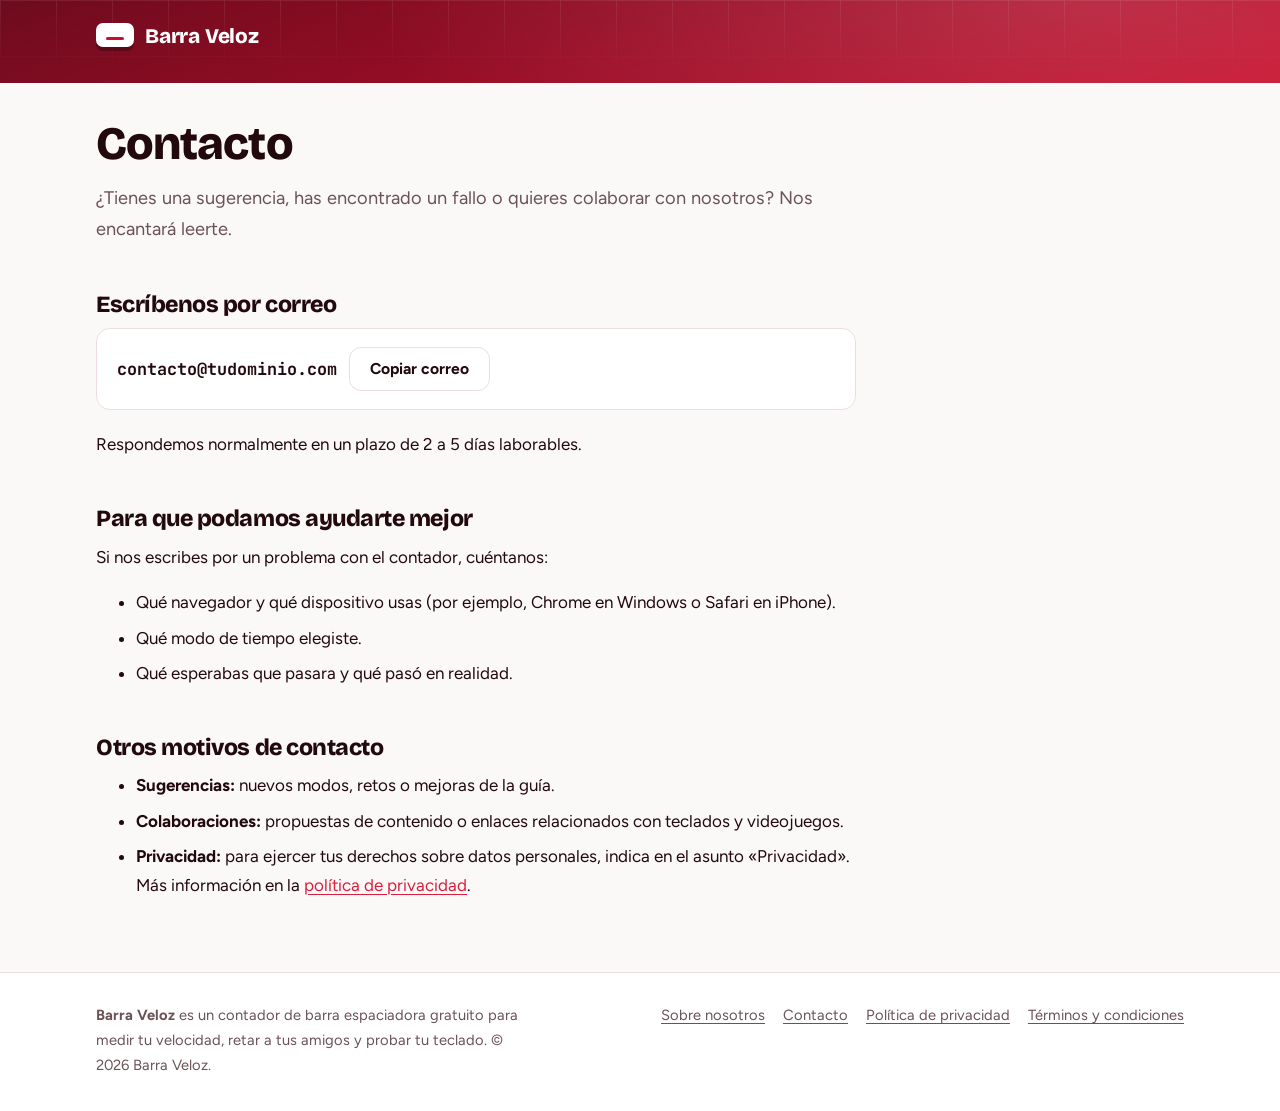
<file: contacto.html>
<!doctype html>
<html lang="es">
<head>
<meta charset="utf-8">
<meta name="viewport" content="width=device-width, initial-scale=1, viewport-fit=cover">
<title>Contacto | Barra Veloz</title>
<meta name="description" content="Ponte en contacto con el equipo de Barra Veloz para sugerencias, errores, colaboraciones o dudas sobre privacidad.">
<link rel="canonical" href="https://contador-barra-espaciadora.github.io/contacto.html">
<meta name="robots" content="index, follow">
<meta name="theme-color" content="#A3122B">
<link rel="icon" href="favicon.svg" type="image/svg+xml">
<link rel="preconnect" href="https://fonts.googleapis.com">
<link rel="preconnect" href="https://fonts.gstatic.com" crossorigin>
<link rel="stylesheet" href="https://fonts.googleapis.com/css2?family=Bricolage+Grotesque:wght@600;800&family=Figtree:wght@400;600;700&family=JetBrains+Mono:wght@500;700&display=swap">
<link rel="stylesheet" href="styles.css">
<!-- Google AdSense: pega aquí el script de AdSense que te da Google (en el <head> de todas las páginas) -->
</head>
<body>

<div class="band band-slim">
  <header class="site-header">
    <div class="wrap">
      <a class="brand" href="index.html" aria-label="Barra Veloz, inicio"><span class="brand-mark" aria-hidden="true"></span>Barra Veloz</a>
    </div>
  </header>
</div>

<main class="wrap page">
  <article class="prose">

    <h1>Contacto</h1>
    <p class="lead">¿Tienes una sugerencia, has encontrado un fallo o quieres colaborar con nosotros? Nos encantará leerte.</p>

    <h2>Escríbenos por correo</h2>
    <div class="contact-card">
      <code id="email">contacto@tudominio.com</code>
      <button type="button" class="btn" id="copy-email">Copiar correo</button>
    </div>
    <p>Respondemos normalmente en un plazo de 2 a 5 días laborables.</p>

    <h2>Para que podamos ayudarte mejor</h2>
    <p>Si nos escribes por un problema con el contador, cuéntanos:</p>
    <ul>
      <li>Qué navegador y qué dispositivo usas (por ejemplo, Chrome en Windows o Safari en iPhone).</li>
      <li>Qué modo de tiempo elegiste.</li>
      <li>Qué esperabas que pasara y qué pasó en realidad.</li>
    </ul>

    <h2>Otros motivos de contacto</h2>
    <ul>
      <li><strong>Sugerencias:</strong> nuevos modos, retos o mejoras de la guía.</li>
      <li><strong>Colaboraciones:</strong> propuestas de contenido o enlaces relacionados con teclados y videojuegos.</li>
      <li><strong>Privacidad:</strong> para ejercer tus derechos sobre datos personales, indica en el asunto «Privacidad». Más información en la <a href="politica-de-privacidad.html">política de privacidad</a>.</li>
    </ul>
  </article>
</main>

<footer class="site-footer">
  <div class="wrap">
    <p><strong>Barra Veloz</strong> es un contador de barra espaciadora gratuito para medir tu velocidad, retar a tus amigos y probar tu teclado. © 2026 Barra Veloz.</p>
    <ul class="footer-links">
      <li><a href="sobre-nosotros.html">Sobre nosotros</a></li>
      <li><a href="contacto.html">Contacto</a></li>
      <li><a href="politica-de-privacidad.html">Política de privacidad</a></li>
      <li><a href="terminos-y-condiciones.html">Términos y condiciones</a></li>
    </ul>
  </div>
</footer>
<div class="toast" id="toast" role="status" hidden></div>
<script>
(function () {
  var b = document.getElementById("copy-email"), e = document.getElementById("email"), t = document.getElementById("toast");
  function say(m) { t.textContent = m; t.hidden = false; setTimeout(function () { t.hidden = true; }, 2200); }
  b.addEventListener("click", function () {
    var v = e.textContent.trim();
    function sel() { var r = document.createRange(); r.selectNodeContents(e); var s = getSelection(); s.removeAllRanges(); s.addRange(r); say("Correo seleccionado. Cópialo con Ctrl+C."); }
    if (navigator.clipboard && navigator.clipboard.writeText) navigator.clipboard.writeText(v).then(function () { say("Correo copiado"); }, sel); else sel();
  });
})();
</script>
</body>
</html>
</file>
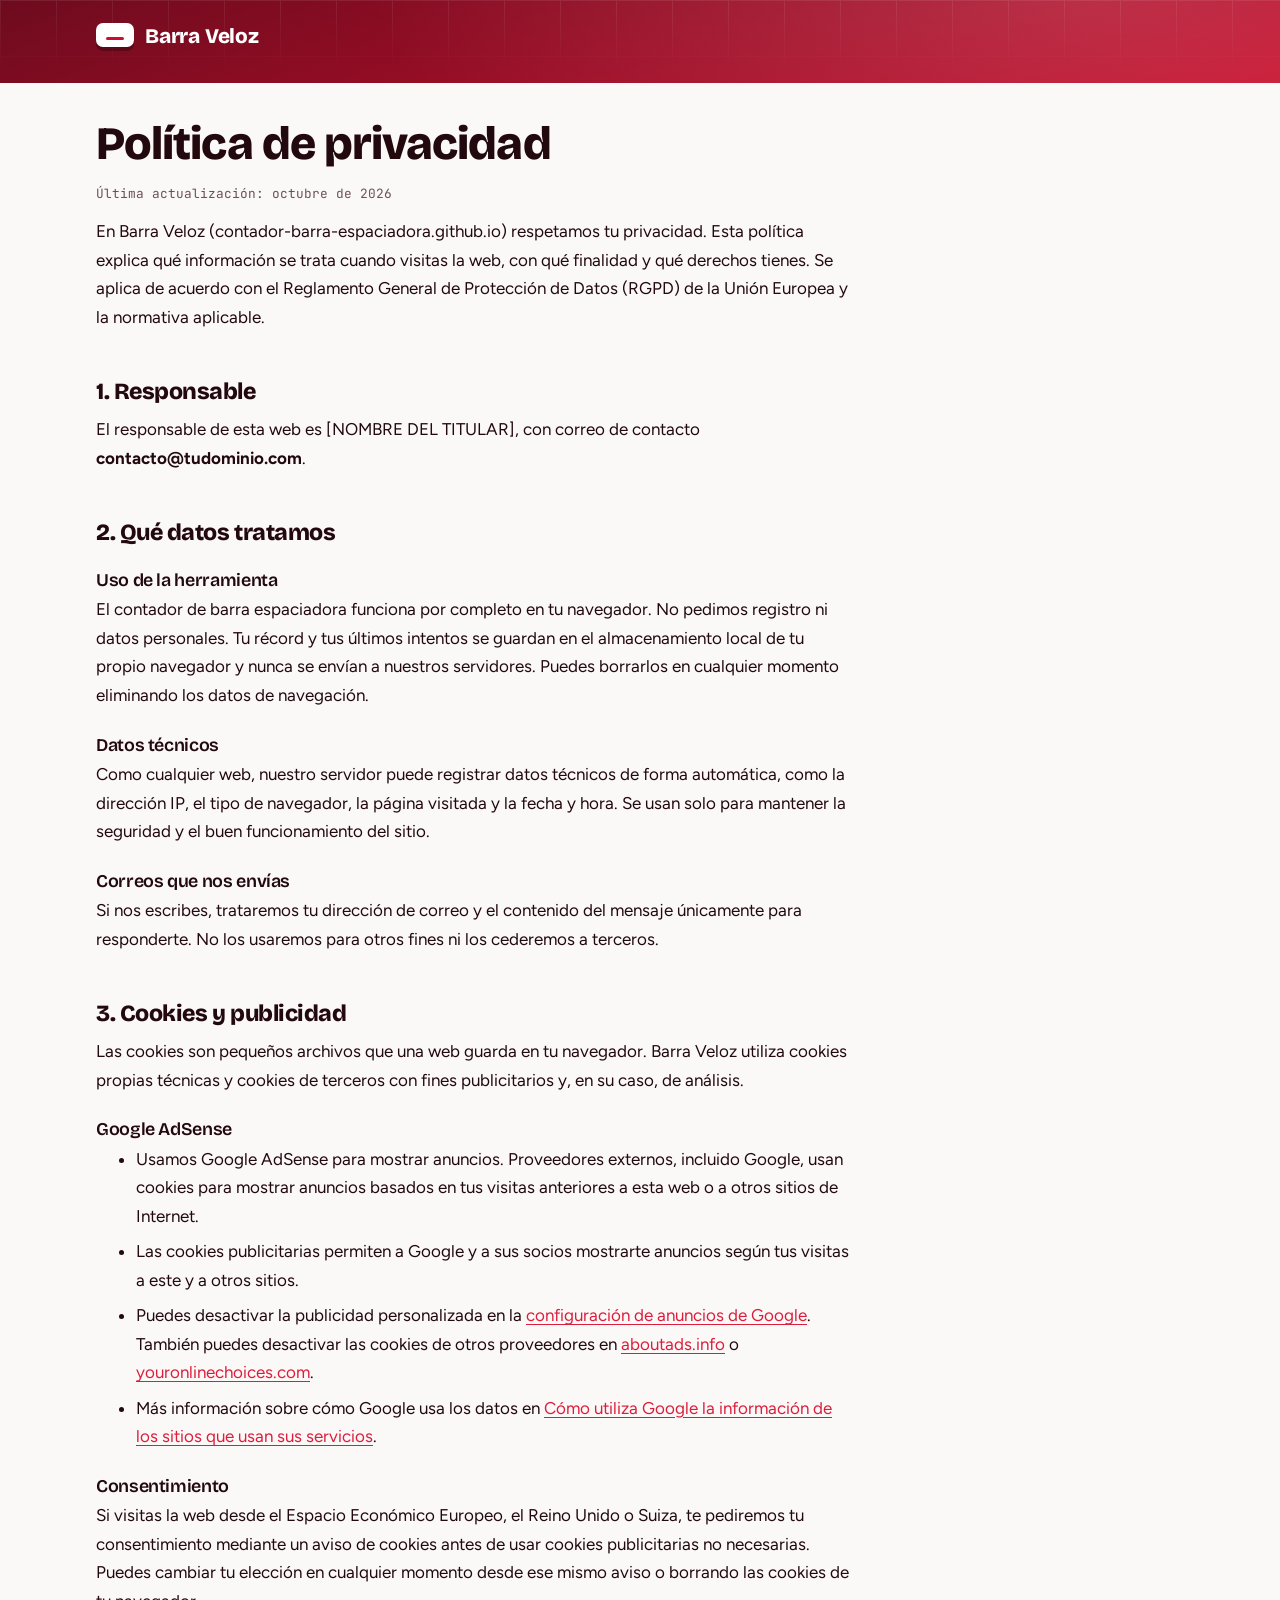
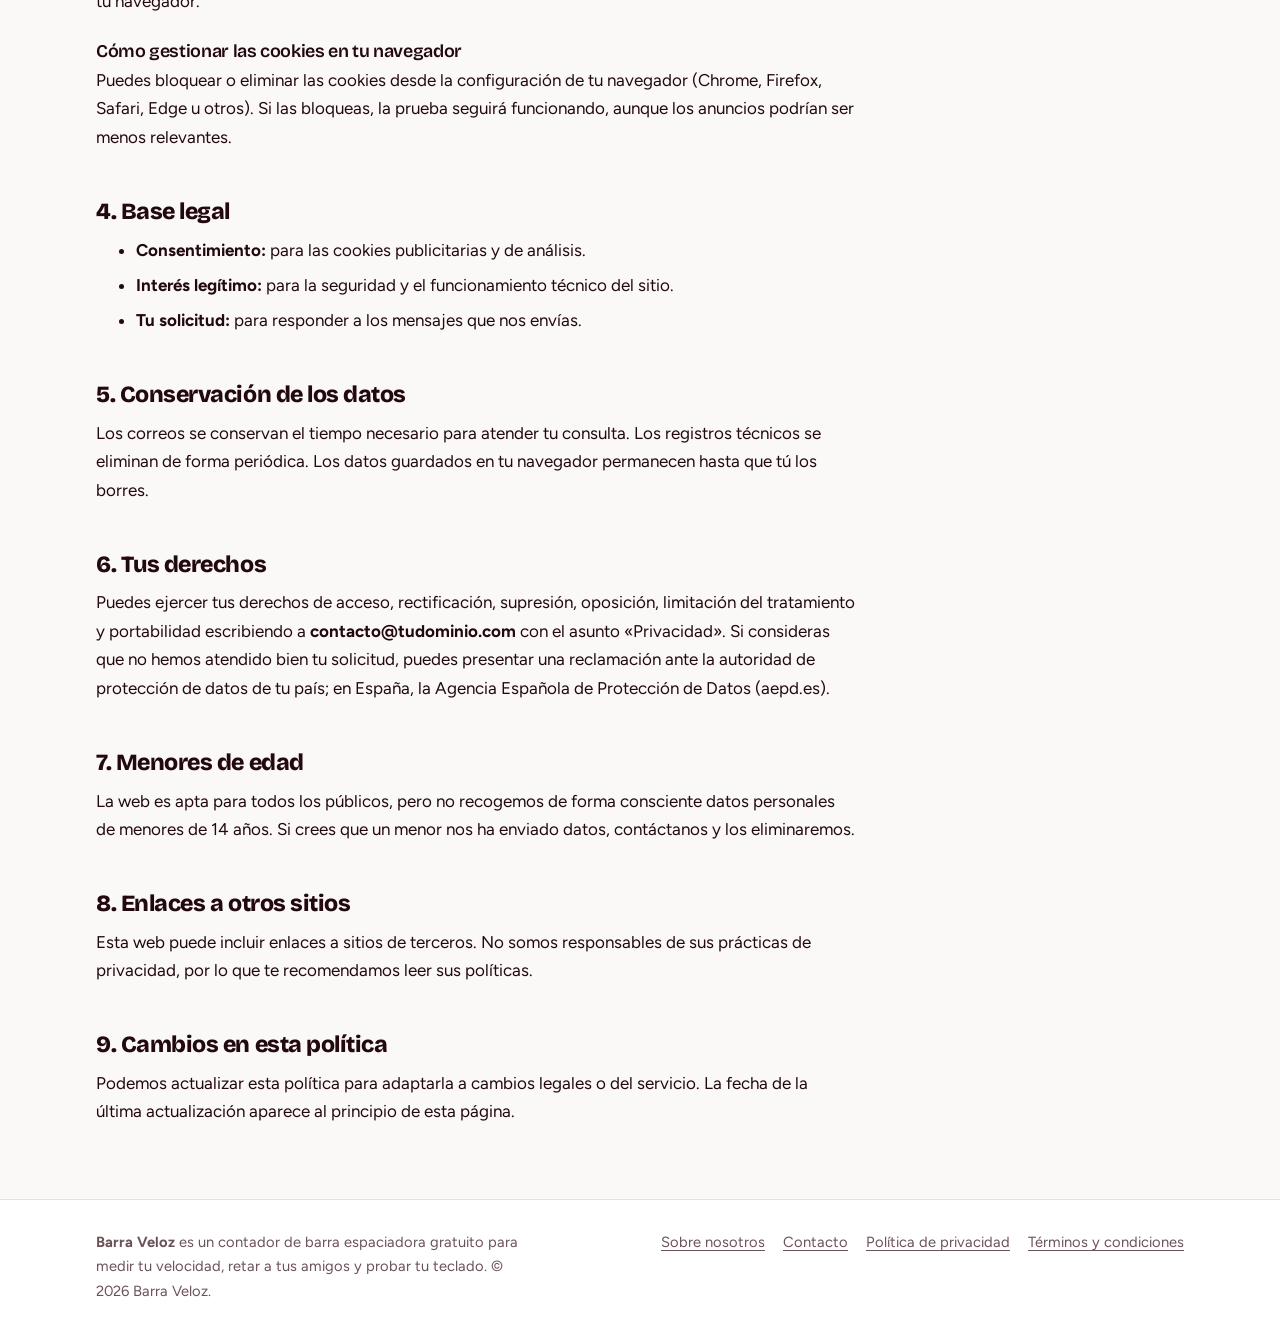
<file: politica-de-privacidad.html>
<!doctype html>
<html lang="es">
<head>
<meta charset="utf-8">
<meta name="viewport" content="width=device-width, initial-scale=1, viewport-fit=cover">
<title>Política de privacidad | Barra Veloz</title>
<meta name="description" content="Política de privacidad y cookies de Barra Veloz: qué datos tratamos, cómo usamos las cookies de Google AdSense y cuáles son tus derechos.">
<link rel="canonical" href="https://contador-barra-espaciadora.github.io/politica-de-privacidad.html">
<meta name="robots" content="index, follow">
<meta name="theme-color" content="#A3122B">
<link rel="icon" href="favicon.svg" type="image/svg+xml">
<link rel="preconnect" href="https://fonts.googleapis.com">
<link rel="preconnect" href="https://fonts.gstatic.com" crossorigin>
<link rel="stylesheet" href="https://fonts.googleapis.com/css2?family=Bricolage+Grotesque:wght@600;800&family=Figtree:wght@400;600;700&family=JetBrains+Mono:wght@500;700&display=swap">
<link rel="stylesheet" href="styles.css">
<!-- Google AdSense: pega aquí el script de AdSense que te da Google (en el <head> de todas las páginas) -->
</head>
<body>

<div class="band band-slim">
  <header class="site-header">
    <div class="wrap">
      <a class="brand" href="index.html" aria-label="Barra Veloz, inicio"><span class="brand-mark" aria-hidden="true"></span>Barra Veloz</a>
    </div>
  </header>
</div>

<main class="wrap page">
  <article class="prose">

    <h1>Política de privacidad</h1>
    <p class="updated">Última actualización: octubre de 2026</p>
    <p>En Barra Veloz (contador-barra-espaciadora.github.io) respetamos tu privacidad. Esta política explica qué información se trata cuando visitas la web, con qué finalidad y qué derechos tienes. Se aplica de acuerdo con el Reglamento General de Protección de Datos (RGPD) de la Unión Europea y la normativa aplicable.</p>

    <h2>1. Responsable</h2>
    <p>El responsable de esta web es [NOMBRE DEL TITULAR], con correo de contacto <strong>contacto@tudominio.com</strong>.</p>

    <h2>2. Qué datos tratamos</h2>
    <h3>Uso de la herramienta</h3>
    <p>El contador de barra espaciadora funciona por completo en tu navegador. No pedimos registro ni datos personales. Tu récord y tus últimos intentos se guardan en el almacenamiento local de tu propio navegador y nunca se envían a nuestros servidores. Puedes borrarlos en cualquier momento eliminando los datos de navegación.</p>
    <h3>Datos técnicos</h3>
    <p>Como cualquier web, nuestro servidor puede registrar datos técnicos de forma automática, como la dirección IP, el tipo de navegador, la página visitada y la fecha y hora. Se usan solo para mantener la seguridad y el buen funcionamiento del sitio.</p>
    <h3>Correos que nos envías</h3>
    <p>Si nos escribes, trataremos tu dirección de correo y el contenido del mensaje únicamente para responderte. No los usaremos para otros fines ni los cederemos a terceros.</p>

    <h2>3. Cookies y publicidad</h2>
    <p>Las cookies son pequeños archivos que una web guarda en tu navegador. Barra Veloz utiliza cookies propias técnicas y cookies de terceros con fines publicitarios y, en su caso, de análisis.</p>
    <h3>Google AdSense</h3>
    <ul>
      <li>Usamos Google AdSense para mostrar anuncios. Proveedores externos, incluido Google, usan cookies para mostrar anuncios basados en tus visitas anteriores a esta web o a otros sitios de Internet.</li>
      <li>Las cookies publicitarias permiten a Google y a sus socios mostrarte anuncios según tus visitas a este y a otros sitios.</li>
      <li>Puedes desactivar la publicidad personalizada en la <a href="https://adssettings.google.com" rel="nofollow noopener" target="_blank">configuración de anuncios de Google</a>. También puedes desactivar las cookies de otros proveedores en <a href="https://www.aboutads.info/choices/" rel="nofollow noopener" target="_blank">aboutads.info</a> o <a href="https://www.youronlinechoices.com/es/" rel="nofollow noopener" target="_blank">youronlinechoices.com</a>.</li>
      <li>Más información sobre cómo Google usa los datos en <a href="https://policies.google.com/technologies/partner-sites" rel="nofollow noopener" target="_blank">Cómo utiliza Google la información de los sitios que usan sus servicios</a>.</li>
    </ul>
    <h3>Consentimiento</h3>
    <p>Si visitas la web desde el Espacio Económico Europeo, el Reino Unido o Suiza, te pediremos tu consentimiento mediante un aviso de cookies antes de usar cookies publicitarias no necesarias. Puedes cambiar tu elección en cualquier momento desde ese mismo aviso o borrando las cookies de tu navegador.</p>
    <h3>Cómo gestionar las cookies en tu navegador</h3>
    <p>Puedes bloquear o eliminar las cookies desde la configuración de tu navegador (Chrome, Firefox, Safari, Edge u otros). Si las bloqueas, la prueba seguirá funcionando, aunque los anuncios podrían ser menos relevantes.</p>

    <h2>4. Base legal</h2>
    <ul>
      <li><strong>Consentimiento:</strong> para las cookies publicitarias y de análisis.</li>
      <li><strong>Interés legítimo:</strong> para la seguridad y el funcionamiento técnico del sitio.</li>
      <li><strong>Tu solicitud:</strong> para responder a los mensajes que nos envías.</li>
    </ul>

    <h2>5. Conservación de los datos</h2>
    <p>Los correos se conservan el tiempo necesario para atender tu consulta. Los registros técnicos se eliminan de forma periódica. Los datos guardados en tu navegador permanecen hasta que tú los borres.</p>

    <h2>6. Tus derechos</h2>
    <p>Puedes ejercer tus derechos de acceso, rectificación, supresión, oposición, limitación del tratamiento y portabilidad escribiendo a <strong>contacto@tudominio.com</strong> con el asunto «Privacidad». Si consideras que no hemos atendido bien tu solicitud, puedes presentar una reclamación ante la autoridad de protección de datos de tu país; en España, la Agencia Española de Protección de Datos (aepd.es).</p>

    <h2>7. Menores de edad</h2>
    <p>La web es apta para todos los públicos, pero no recogemos de forma consciente datos personales de menores de 14 años. Si crees que un menor nos ha enviado datos, contáctanos y los eliminaremos.</p>

    <h2>8. Enlaces a otros sitios</h2>
    <p>Esta web puede incluir enlaces a sitios de terceros. No somos responsables de sus prácticas de privacidad, por lo que te recomendamos leer sus políticas.</p>

    <h2>9. Cambios en esta política</h2>
    <p>Podemos actualizar esta política para adaptarla a cambios legales o del servicio. La fecha de la última actualización aparece al principio de esta página.</p>
  </article>
</main>

<footer class="site-footer">
  <div class="wrap">
    <p><strong>Barra Veloz</strong> es un contador de barra espaciadora gratuito para medir tu velocidad, retar a tus amigos y probar tu teclado. © 2026 Barra Veloz.</p>
    <ul class="footer-links">
      <li><a href="sobre-nosotros.html">Sobre nosotros</a></li>
      <li><a href="contacto.html">Contacto</a></li>
      <li><a href="politica-de-privacidad.html">Política de privacidad</a></li>
      <li><a href="terminos-y-condiciones.html">Términos y condiciones</a></li>
    </ul>
  </div>
</footer>

</body>
</html>
</file>
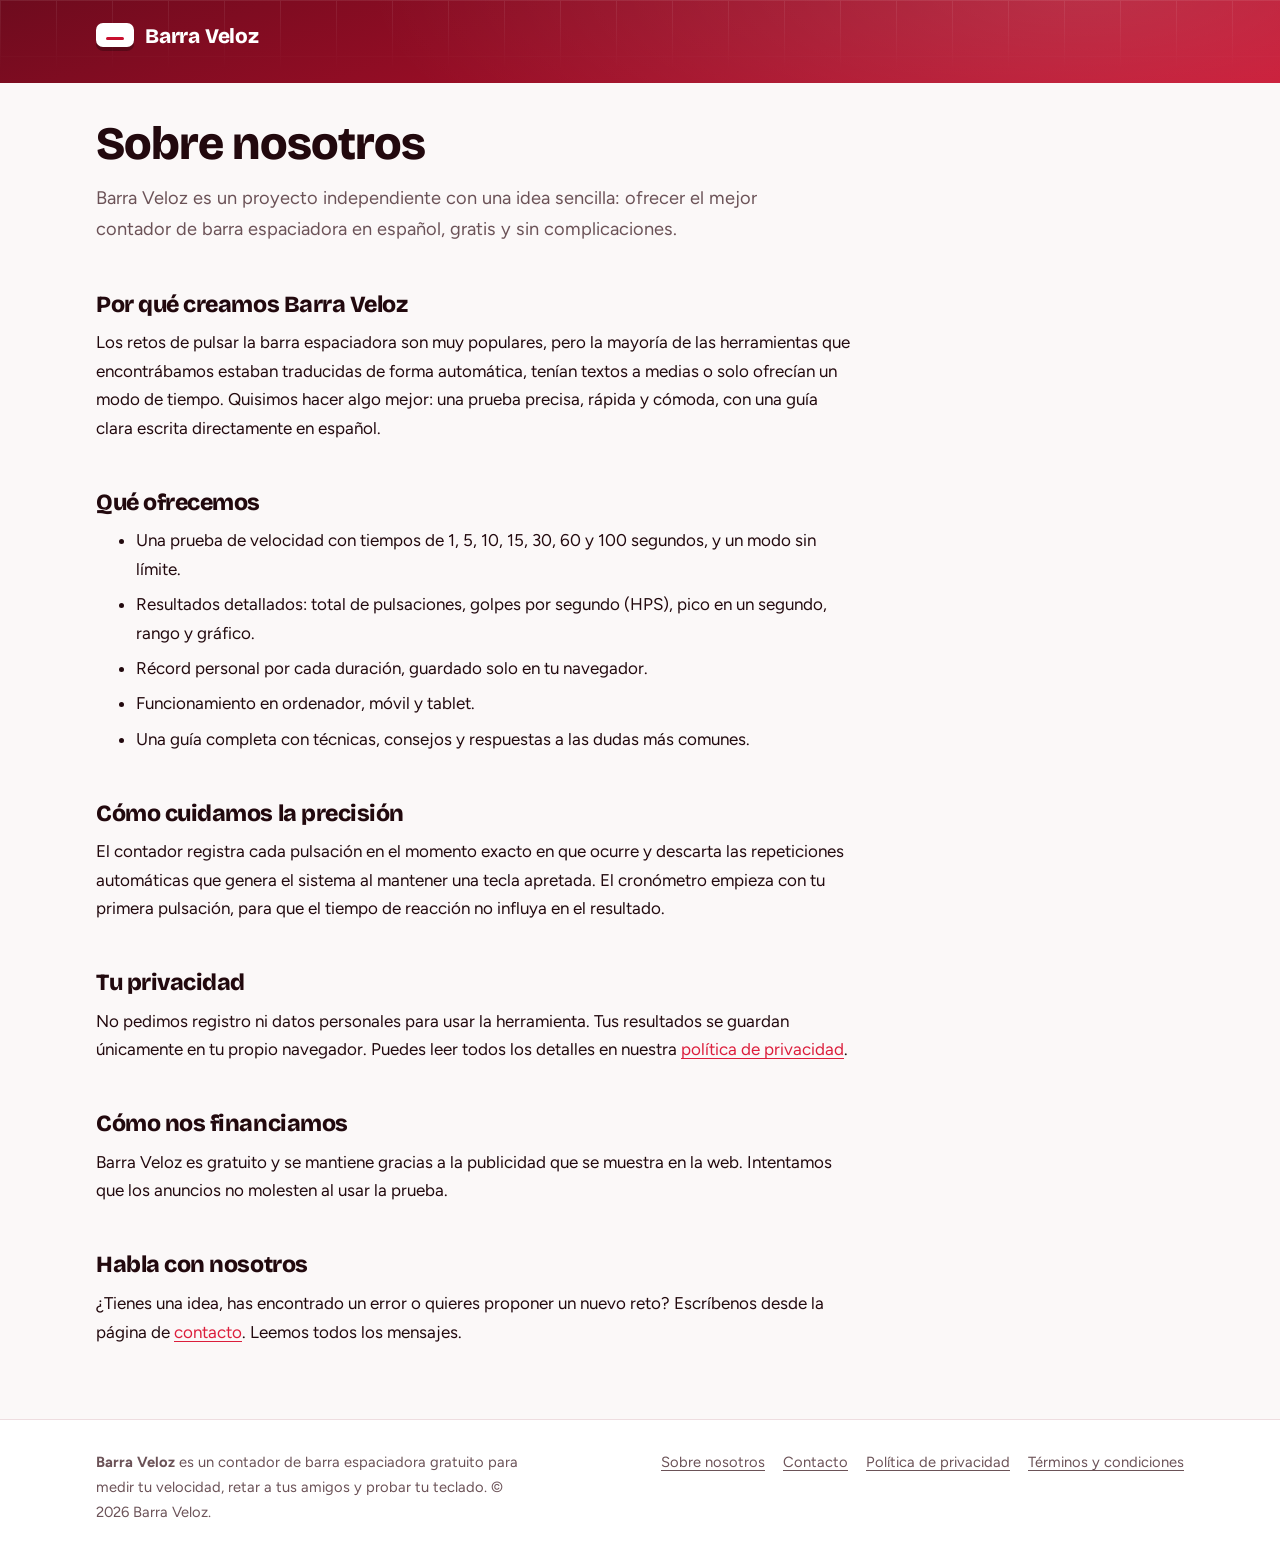
<file: sobre-nosotros.html>
<!doctype html>
<html lang="es">
<head>
<meta charset="utf-8">
<meta name="viewport" content="width=device-width, initial-scale=1, viewport-fit=cover">
<title>Sobre nosotros | Barra Veloz</title>
<meta name="description" content="Conoce Barra Veloz, el contador de barra espaciadora gratuito en español: quiénes somos, por qué lo creamos y cómo funciona.">
<link rel="canonical" href="https://contador-barra-espaciadora.github.io/sobre-nosotros.html">
<meta name="robots" content="index, follow">
<meta name="theme-color" content="#A3122B">
<link rel="icon" href="favicon.svg" type="image/svg+xml">
<link rel="preconnect" href="https://fonts.googleapis.com">
<link rel="preconnect" href="https://fonts.gstatic.com" crossorigin>
<link rel="stylesheet" href="https://fonts.googleapis.com/css2?family=Bricolage+Grotesque:wght@600;800&family=Figtree:wght@400;600;700&family=JetBrains+Mono:wght@500;700&display=swap">
<link rel="stylesheet" href="styles.css">
<!-- Google AdSense: pega aquí el script de AdSense que te da Google (en el <head> de todas las páginas) -->
</head>
<body>

<div class="band band-slim">
  <header class="site-header">
    <div class="wrap">
      <a class="brand" href="index.html" aria-label="Barra Veloz, inicio"><span class="brand-mark" aria-hidden="true"></span>Barra Veloz</a>
    </div>
  </header>
</div>

<main class="wrap page">
  <article class="prose">

    <h1>Sobre nosotros</h1>
    <p class="lead">Barra Veloz es un proyecto independiente con una idea sencilla: ofrecer el mejor contador de barra espaciadora en español, gratis y sin complicaciones.</p>

    <h2>Por qué creamos Barra Veloz</h2>
    <p>Los retos de pulsar la barra espaciadora son muy populares, pero la mayoría de las herramientas que encontrábamos estaban traducidas de forma automática, tenían textos a medias o solo ofrecían un modo de tiempo. Quisimos hacer algo mejor: una prueba precisa, rápida y cómoda, con una guía clara escrita directamente en español.</p>

    <h2>Qué ofrecemos</h2>
    <ul>
      <li>Una prueba de velocidad con tiempos de 1, 5, 10, 15, 30, 60 y 100 segundos, y un modo sin límite.</li>
      <li>Resultados detallados: total de pulsaciones, golpes por segundo (HPS), pico en un segundo, rango y gráfico.</li>
      <li>Récord personal por cada duración, guardado solo en tu navegador.</li>
      <li>Funcionamiento en ordenador, móvil y tablet.</li>
      <li>Una guía completa con técnicas, consejos y respuestas a las dudas más comunes.</li>
    </ul>

    <h2>Cómo cuidamos la precisión</h2>
    <p>El contador registra cada pulsación en el momento exacto en que ocurre y descarta las repeticiones automáticas que genera el sistema al mantener una tecla apretada. El cronómetro empieza con tu primera pulsación, para que el tiempo de reacción no influya en el resultado.</p>

    <h2>Tu privacidad</h2>
    <p>No pedimos registro ni datos personales para usar la herramienta. Tus resultados se guardan únicamente en tu propio navegador. Puedes leer todos los detalles en nuestra <a href="politica-de-privacidad.html">política de privacidad</a>.</p>

    <h2>Cómo nos financiamos</h2>
    <p>Barra Veloz es gratuito y se mantiene gracias a la publicidad que se muestra en la web. Intentamos que los anuncios no molesten al usar la prueba.</p>

    <h2>Habla con nosotros</h2>
    <p>¿Tienes una idea, has encontrado un error o quieres proponer un nuevo reto? Escríbenos desde la página de <a href="contacto.html">contacto</a>. Leemos todos los mensajes.</p>
  </article>
</main>

<footer class="site-footer">
  <div class="wrap">
    <p><strong>Barra Veloz</strong> es un contador de barra espaciadora gratuito para medir tu velocidad, retar a tus amigos y probar tu teclado. © 2026 Barra Veloz.</p>
    <ul class="footer-links">
      <li><a href="sobre-nosotros.html">Sobre nosotros</a></li>
      <li><a href="contacto.html">Contacto</a></li>
      <li><a href="politica-de-privacidad.html">Política de privacidad</a></li>
      <li><a href="terminos-y-condiciones.html">Términos y condiciones</a></li>
    </ul>
  </div>
</footer>

</body>
</html>
</file>
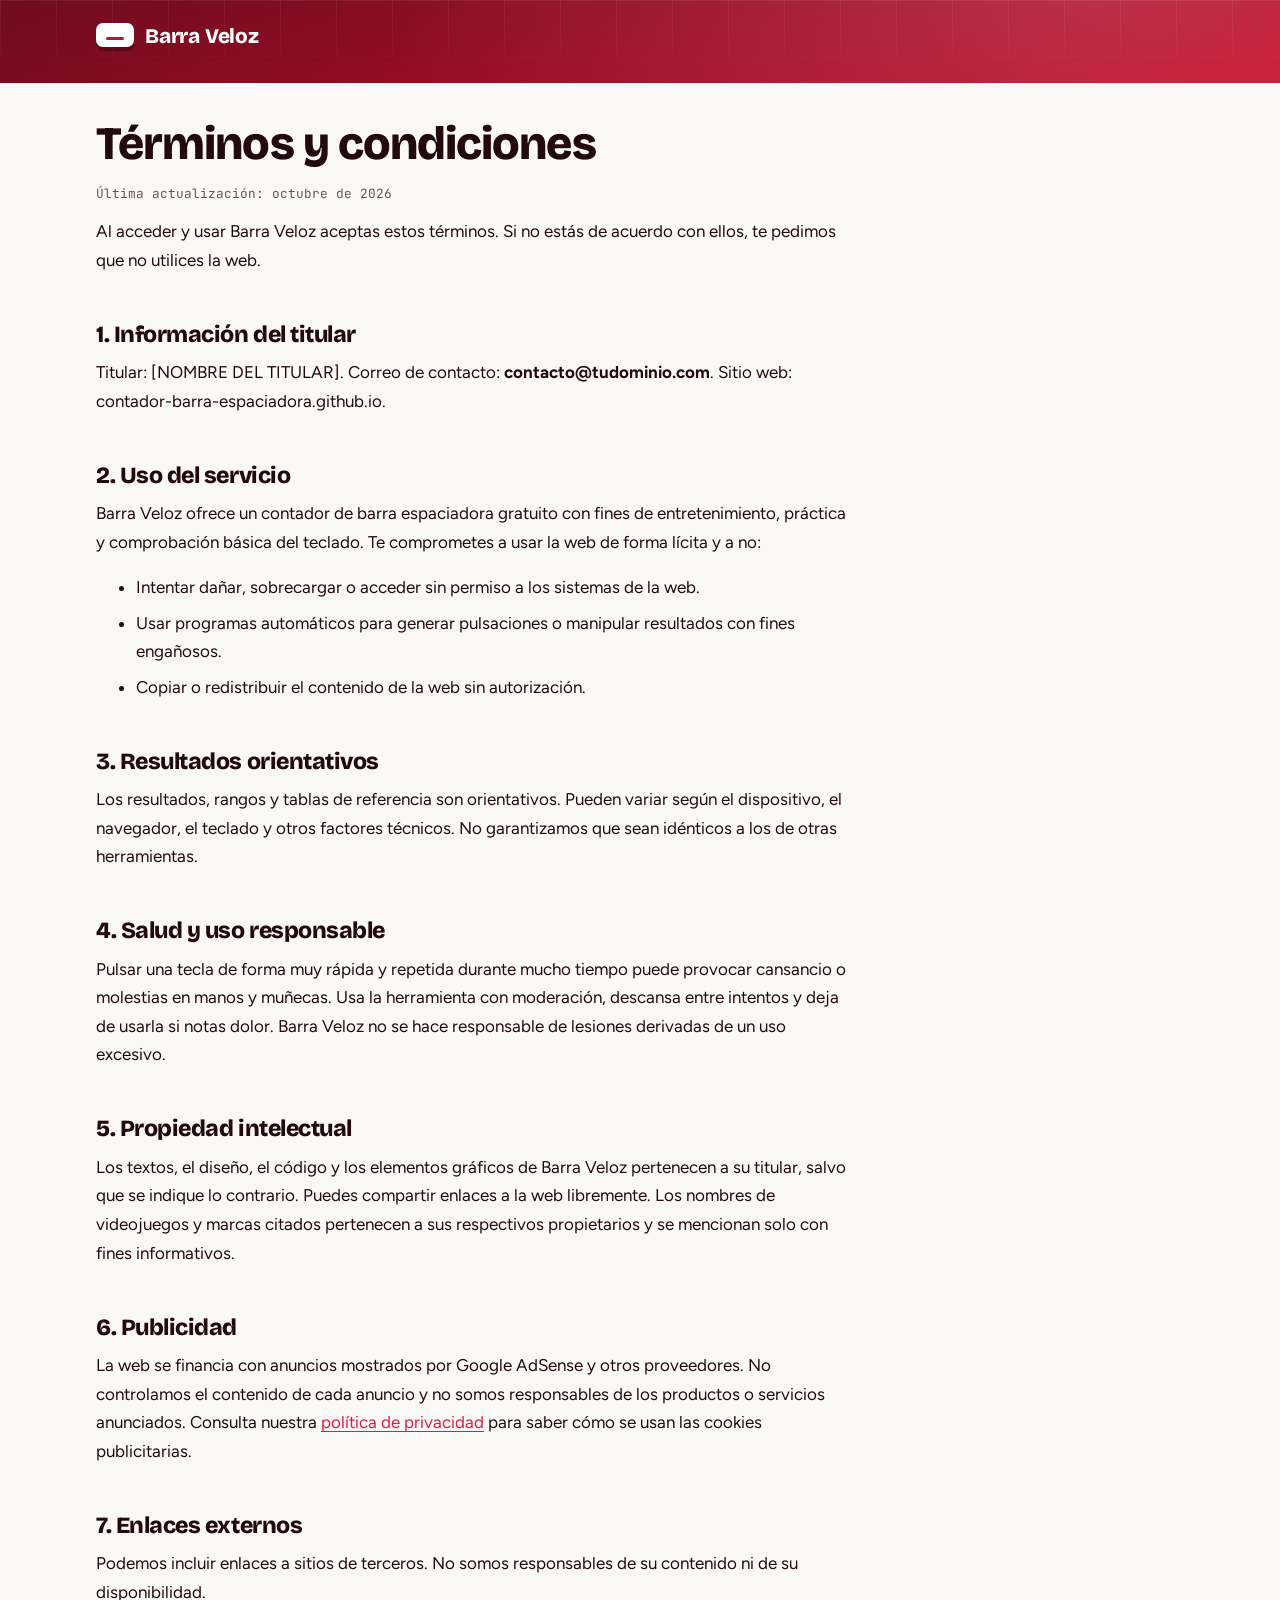
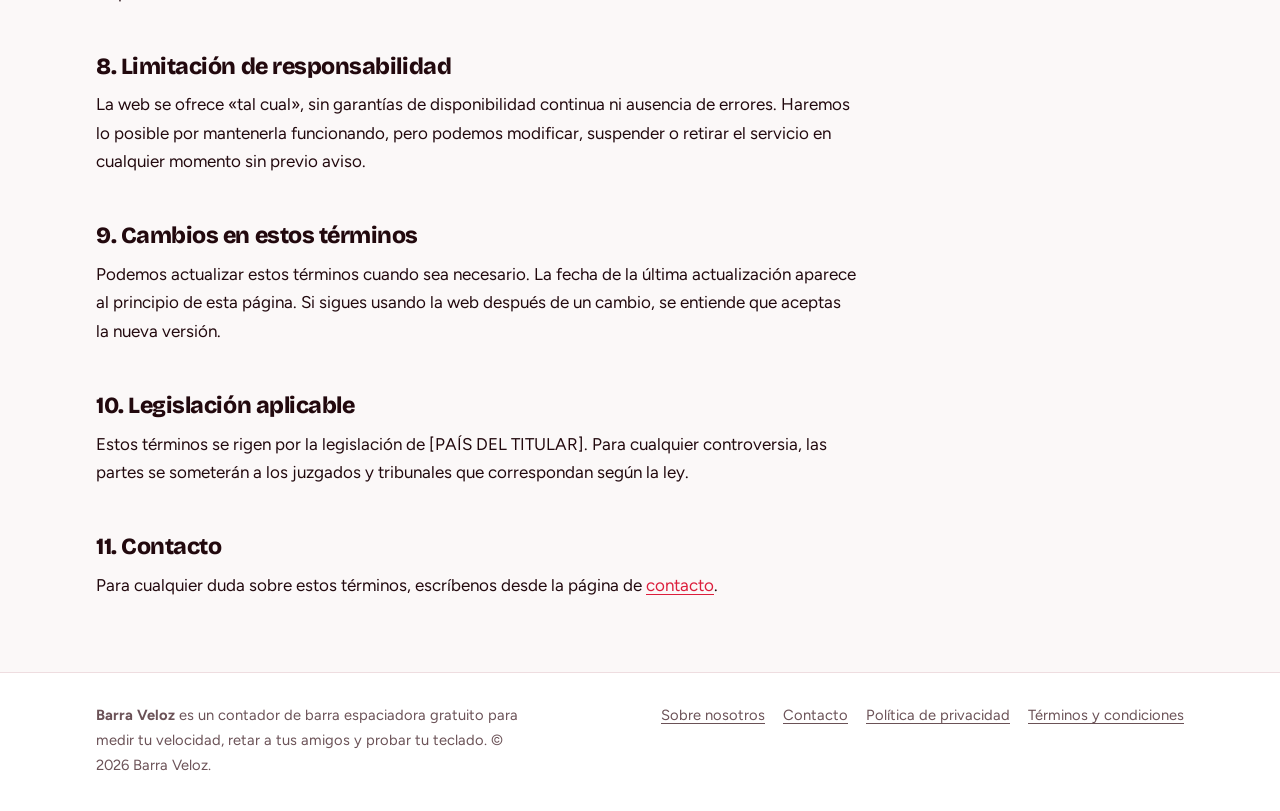
<file: terminos-y-condiciones.html>
<!doctype html>
<html lang="es">
<head>
<meta charset="utf-8">
<meta name="viewport" content="width=device-width, initial-scale=1, viewport-fit=cover">
<title>Términos y condiciones | Barra Veloz</title>
<meta name="description" content="Términos y condiciones de uso de Barra Veloz, el contador de barra espaciadora gratuito en línea.">
<link rel="canonical" href="https://contador-barra-espaciadora.github.io/terminos-y-condiciones.html">
<meta name="robots" content="index, follow">
<meta name="theme-color" content="#A3122B">
<link rel="icon" href="favicon.svg" type="image/svg+xml">
<link rel="preconnect" href="https://fonts.googleapis.com">
<link rel="preconnect" href="https://fonts.gstatic.com" crossorigin>
<link rel="stylesheet" href="https://fonts.googleapis.com/css2?family=Bricolage+Grotesque:wght@600;800&family=Figtree:wght@400;600;700&family=JetBrains+Mono:wght@500;700&display=swap">
<link rel="stylesheet" href="styles.css">
<!-- Google AdSense: pega aquí el script de AdSense que te da Google (en el <head> de todas las páginas) -->
</head>
<body>

<div class="band band-slim">
  <header class="site-header">
    <div class="wrap">
      <a class="brand" href="index.html" aria-label="Barra Veloz, inicio"><span class="brand-mark" aria-hidden="true"></span>Barra Veloz</a>
    </div>
  </header>
</div>

<main class="wrap page">
  <article class="prose">

    <h1>Términos y condiciones</h1>
    <p class="updated">Última actualización: octubre de 2026</p>
    <p>Al acceder y usar Barra Veloz aceptas estos términos. Si no estás de acuerdo con ellos, te pedimos que no utilices la web.</p>

    <h2>1. Información del titular</h2>
    <p>Titular: [NOMBRE DEL TITULAR]. Correo de contacto: <strong>contacto@tudominio.com</strong>. Sitio web: contador-barra-espaciadora.github.io.</p>

    <h2>2. Uso del servicio</h2>
    <p>Barra Veloz ofrece un contador de barra espaciadora gratuito con fines de entretenimiento, práctica y comprobación básica del teclado. Te comprometes a usar la web de forma lícita y a no:</p>
    <ul>
      <li>Intentar dañar, sobrecargar o acceder sin permiso a los sistemas de la web.</li>
      <li>Usar programas automáticos para generar pulsaciones o manipular resultados con fines engañosos.</li>
      <li>Copiar o redistribuir el contenido de la web sin autorización.</li>
    </ul>

    <h2>3. Resultados orientativos</h2>
    <p>Los resultados, rangos y tablas de referencia son orientativos. Pueden variar según el dispositivo, el navegador, el teclado y otros factores técnicos. No garantizamos que sean idénticos a los de otras herramientas.</p>

    <h2>4. Salud y uso responsable</h2>
    <p>Pulsar una tecla de forma muy rápida y repetida durante mucho tiempo puede provocar cansancio o molestias en manos y muñecas. Usa la herramienta con moderación, descansa entre intentos y deja de usarla si notas dolor. Barra Veloz no se hace responsable de lesiones derivadas de un uso excesivo.</p>

    <h2>5. Propiedad intelectual</h2>
    <p>Los textos, el diseño, el código y los elementos gráficos de Barra Veloz pertenecen a su titular, salvo que se indique lo contrario. Puedes compartir enlaces a la web libremente. Los nombres de videojuegos y marcas citados pertenecen a sus respectivos propietarios y se mencionan solo con fines informativos.</p>

    <h2>6. Publicidad</h2>
    <p>La web se financia con anuncios mostrados por Google AdSense y otros proveedores. No controlamos el contenido de cada anuncio y no somos responsables de los productos o servicios anunciados. Consulta nuestra <a href="politica-de-privacidad.html">política de privacidad</a> para saber cómo se usan las cookies publicitarias.</p>

    <h2>7. Enlaces externos</h2>
    <p>Podemos incluir enlaces a sitios de terceros. No somos responsables de su contenido ni de su disponibilidad.</p>

    <h2>8. Limitación de responsabilidad</h2>
    <p>La web se ofrece «tal cual», sin garantías de disponibilidad continua ni ausencia de errores. Haremos lo posible por mantenerla funcionando, pero podemos modificar, suspender o retirar el servicio en cualquier momento sin previo aviso.</p>

    <h2>9. Cambios en estos términos</h2>
    <p>Podemos actualizar estos términos cuando sea necesario. La fecha de la última actualización aparece al principio de esta página. Si sigues usando la web después de un cambio, se entiende que aceptas la nueva versión.</p>

    <h2>10. Legislación aplicable</h2>
    <p>Estos términos se rigen por la legislación de [PAÍS DEL TITULAR]. Para cualquier controversia, las partes se someterán a los juzgados y tribunales que correspondan según la ley.</p>

    <h2>11. Contacto</h2>
    <p>Para cualquier duda sobre estos términos, escríbenos desde la página de <a href="contacto.html">contacto</a>.</p>
  </article>
</main>

<footer class="site-footer">
  <div class="wrap">
    <p><strong>Barra Veloz</strong> es un contador de barra espaciadora gratuito para medir tu velocidad, retar a tus amigos y probar tu teclado. © 2026 Barra Veloz.</p>
    <ul class="footer-links">
      <li><a href="sobre-nosotros.html">Sobre nosotros</a></li>
      <li><a href="contacto.html">Contacto</a></li>
      <li><a href="politica-de-privacidad.html">Política de privacidad</a></li>
      <li><a href="terminos-y-condiciones.html">Términos y condiciones</a></li>
    </ul>
  </div>
</footer>

</body>
</html>
</file>
<file: styles.css>
/* Barra Veloz — layout: banda roja de cabecera con la consola del test superpuesta; debajo, guía en columna con índice lateral fijo en escritorio. */
:root {
  --bg: #FBF8F8;
  --surface: #FFFFFF;
  --surface-2: #F7EEF0;
  --ink: #22090E;
  --muted: #6B5257;
  --line: #EEDDE0;
  --accent: #DC1E3C;
  --accent-strong: #A3122B;
  --accent-ink: #FFFFFF;
  --accent-soft: #FDE8EB;
  --band-1: #6E0B1E;
  --band-2: #C8102E;
  --band-ink: #FFFFFF;
  --band-muted: #F7CDD5;
  --gold: #A86400;
  --gold-soft: #FFF1D9;
  --key-face: #FFFFFF;
  --key-top: #FFFBFB;
  --key-side: #E2C3C9;
  --key-shadow: rgba(80, 10, 24, .18);

  --f-display: "Bricolage Grotesque", "Trebuchet MS", system-ui, sans-serif;
  --f-body: "Figtree", system-ui, -apple-system, "Segoe UI", Roboto, sans-serif;
  --f-mono: "JetBrains Mono", ui-monospace, SFMono-Regular, Menlo, Consolas, monospace;

  --r-sm: 8px;
  --r-md: 14px;
  --r-lg: 24px;
  --gutter-l: max(16px, env(safe-area-inset-left, 0px));
  --gutter-r: max(16px, env(safe-area-inset-right, 0px));
}
@media (prefers-color-scheme: dark) {
  :root:not([data-theme="light"]) {
    --bg: #120709; --surface: #1D0D11; --surface-2: #2A1318; --ink: #FCEEF0; --muted: #C9A5AC; --line: #3C1C23;
    --accent: #FF4A64; --accent-strong: #FF7A8D; --accent-ink: #1A0508; --accent-soft: #3B121B;
    --band-1: #2E040D; --band-2: #860A20; --band-ink: #FFFFFF; --band-muted: #F0B3BE;
    --gold: #FFC24D; --gold-soft: #3A2A10;
    --key-face: #2E151B; --key-top: #381A21; --key-side: #0B0305; --key-shadow: rgba(0, 0, 0, .55);
    color-scheme: dark;
  }
}
:root[data-theme="dark"] {
  --bg: #120709; --surface: #1D0D11; --surface-2: #2A1318; --ink: #FCEEF0; --muted: #C9A5AC; --line: #3C1C23;
  --accent: #FF4A64; --accent-strong: #FF7A8D; --accent-ink: #1A0508; --accent-soft: #3B121B;
  --band-1: #2E040D; --band-2: #860A20; --band-ink: #FFFFFF; --band-muted: #F0B3BE;
  --gold: #FFC24D; --gold-soft: #3A2A10;
  --key-face: #2E151B; --key-top: #381A21; --key-side: #0B0305; --key-shadow: rgba(0, 0, 0, .55);
  color-scheme: dark;
}

*, *::before, *::after { box-sizing: border-box; }
html { -webkit-text-size-adjust: 100%; scroll-behavior: smooth; }
body { margin: 0; background: var(--bg); color: var(--ink); font-family: var(--f-body); font-size: 17px; line-height: 1.68; }
@media (prefers-reduced-motion: reduce) { html { scroll-behavior: auto; } *, *::before, *::after { transition: none !important; animation: none !important; } }

a { color: var(--accent); text-underline-offset: 3px; }
a:hover { text-decoration-thickness: 2px; }
:focus-visible { outline: 3px solid var(--accent); outline-offset: 2px; border-radius: 4px; }
.wrap { max-width: 1120px; margin: 0 auto; padding-left: var(--gutter-l); padding-right: var(--gutter-r); }
h1, h2, h3 { font-family: var(--f-display); line-height: 1.12; letter-spacing: -.02em; text-wrap: balance; color: var(--ink); }

/* Banda roja */
.band {
  position: relative; color: var(--band-ink);
  background:
    radial-gradient(1200px 400px at 85% -10%, rgba(255,255,255,.14), transparent 60%),
    linear-gradient(160deg, var(--band-1) 0%, var(--band-2) 100%);
  overflow: hidden;
}
.band::before {
  content: ""; position: absolute; inset: 0; pointer-events: none; opacity: .09;
  background-image:
    linear-gradient(rgba(255,255,255,.9) 1.5px, transparent 1.5px),
    linear-gradient(90deg, rgba(255,255,255,.9) 1.5px, transparent 1.5px);
  background-size: 56px 56px;
  -webkit-mask-image: linear-gradient(180deg, #000 0%, transparent 85%);
  mask-image: linear-gradient(180deg, #000 0%, transparent 85%);
}
.band > * { position: relative; }
.band-hero { padding-bottom: 150px; }
.band-slim { padding-bottom: 8px; }

.site-header .wrap { display: flex; align-items: center; padding-block: 20px; }
.brand { display: inline-flex; align-items: center; gap: 11px; color: var(--band-ink); text-decoration: none; font-family: var(--f-display); font-weight: 800; font-size: 1.3rem; letter-spacing: -.01em; }
.brand-mark { width: 38px; height: 24px; border-radius: 7px; background: #FFFFFF; box-shadow: 0 4px 0 rgba(0,0,0,.28); position: relative; top: -2px; }
.brand-mark::after { content: ""; position: absolute; left: 10px; right: 10px; bottom: 7px; height: 3px; border-radius: 2px; background: #C8102E; }

.hero { padding-block: 26px 0; max-width: 780px; }
.eyebrow { display: inline-flex; gap: 8px; align-items: center; font-family: var(--f-mono); font-size: .76rem; text-transform: uppercase; letter-spacing: .14em; font-weight: 700; margin: 0 0 16px; color: var(--band-ink); background: rgba(255,255,255,.14); border: 1px solid rgba(255,255,255,.22); padding: 6px 12px; border-radius: 999px; }
.eyebrow::before { content: ""; width: 7px; height: 7px; border-radius: 50%; background: #FFFFFF; box-shadow: 0 0 0 4px rgba(255,255,255,.2); }
.hero h1 { color: var(--band-ink); font-size: clamp(2.3rem, 6.4vw, 4.2rem); font-weight: 800; margin: 0 0 16px; }
.hero h1 span { display: block; color: var(--band-muted); font-size: .5em; font-weight: 600; letter-spacing: -.01em; margin-top: 10px; }
.lead { font-size: 1.14rem; margin: 0; max-width: 60ch; color: var(--band-muted); }

/* Consola del test */
.tool {
  position: relative; z-index: 2;
  margin-top: -120px;
  background: var(--surface);
  border: 1px solid var(--line);
  border-radius: var(--r-lg);
  padding: clamp(16px, 3.6vw, 34px);
  box-shadow: 0 30px 60px -30px var(--key-shadow), 0 2px 0 var(--line);
  display: grid; gap: 22px;
  scroll-margin-top: 16px;
}
.durations { display: flex; flex-wrap: wrap; gap: 8px; align-items: center; }
.durations-label { font-family: var(--f-mono); font-size: .74rem; letter-spacing: .12em; text-transform: uppercase; color: var(--muted); margin-right: 8px; width: 100%; }
@media (min-width: 760px) { .durations-label { width: auto; } }
.dur { font: 700 .95rem/1 var(--f-body); color: var(--ink); background: var(--surface-2); border: 1px solid transparent; border-radius: 999px; padding: 11px 15px; cursor: pointer; font-variant-numeric: tabular-nums; transition: background .15s, color .15s; }
.dur:hover { border-color: var(--accent); }
.dur[aria-pressed="true"] { background: var(--accent); color: var(--accent-ink); box-shadow: 0 6px 14px -6px var(--accent); }

.stats { display: grid; grid-template-columns: 1.3fr repeat(4, minmax(0, 1fr)); gap: 10px; margin: 0; }
@media (max-width: 760px) { .stats { grid-template-columns: repeat(2, minmax(0, 1fr)); } .stat-time { grid-column: 1 / -1; } }
.stat { background: var(--surface-2); border-radius: var(--r-md); padding: 13px 15px; min-width: 0; }
.stat dt { font-family: var(--f-mono); font-size: .68rem; letter-spacing: .12em; text-transform: uppercase; color: var(--muted); margin: 0; }
.stat dd { margin: 4px 0 0; font-family: var(--f-mono); font-weight: 700; font-size: clamp(1.4rem, 3.4vw, 2rem); line-height: 1.1; font-variant-numeric: tabular-nums; overflow-wrap: anywhere; }
.stat-time { background: var(--accent); }
.stat-time dt { color: var(--accent-ink); opacity: .8; }
.stat-time dd { color: var(--accent-ink); }
.stat-best dd { color: var(--gold); }
.stat dd.pop { animation: pop .12s ease-out; }
@keyframes pop { from { transform: scale(1.1); } to { transform: scale(1); } }

.key-zone { display: grid; place-items: center; padding-block: 6px; }
.key {
  width: 100%; max-width: 700px; height: clamp(100px, 16vw, 140px); border-radius: 22px;
  background: linear-gradient(180deg, var(--key-top), var(--key-face));
  border: 1px solid var(--line);
  box-shadow: 0 10px 0 var(--key-side), 0 22px 30px -8px var(--key-shadow);
  display: grid; place-items: center; position: relative;
  cursor: pointer; user-select: none; -webkit-user-select: none; touch-action: manipulation; -webkit-tap-highlight-color: transparent;
  transition: transform .06s ease, box-shadow .06s ease, border-color .2s;
}
.key-label { font-family: var(--f-mono); font-weight: 700; letter-spacing: .4em; padding-left: .4em; font-size: clamp(.8rem, 2vw, 1rem); color: var(--muted); text-transform: uppercase; }
.key::after { content: ""; position: absolute; left: 32%; right: 32%; bottom: 20px; height: 4px; border-radius: 4px; background: var(--accent); }
.key.down { transform: translateY(8px); box-shadow: 0 2px 0 var(--key-side), 0 8px 14px -8px var(--key-shadow); }
.key.running { border-color: var(--accent); }
.key.running .key-label { color: var(--accent); }
.key.done { cursor: default; opacity: .65; }
.hint { text-align: center; color: var(--muted); margin: 16px 0 0; font-size: .98rem; min-height: 1.6em; }
kbd { font-family: var(--f-mono); font-size: .85em; background: var(--surface-2); color: var(--ink); border: 1px solid var(--line); border-bottom-width: 3px; border-radius: 6px; padding: 1px 7px; }

.controls { display: flex; gap: 10px; flex-wrap: wrap; justify-content: center; }
.btn { font: 700 .98rem/1 var(--f-body); border-radius: 12px; padding: 13px 20px; cursor: pointer; border: 1px solid var(--line); background: var(--surface); color: var(--ink); text-decoration: none; display: inline-block; }
.btn:hover { border-color: var(--accent); }
.btn-primary { background: var(--accent); color: var(--accent-ink); border-color: var(--accent); }
.btn-primary:hover { background: var(--accent-strong); border-color: var(--accent-strong); }

.result { border: 1px solid var(--line); border-radius: var(--r-md); padding: clamp(16px, 3vw, 24px); display: grid; gap: 16px; background: linear-gradient(180deg, var(--accent-soft), var(--surface) 70%); }
.result-head { display: flex; gap: 16px; align-items: center; flex-wrap: wrap; }
.rank-icon { font-size: 2.6rem; line-height: 1; width: 68px; height: 68px; display: grid; place-items: center; background: var(--surface); border: 1px solid var(--line); border-radius: 20px; flex: none; }
.result-main { min-width: 0; flex: 1; }
.result-kicker { font-family: var(--f-mono); font-size: .72rem; letter-spacing: .12em; text-transform: uppercase; color: var(--accent); margin: 0; font-weight: 700; }
.result-rank { font-family: var(--f-display); font-weight: 800; font-size: 1.9rem; margin: 2px 0; line-height: 1.12; }
.result-text { margin: 0; color: var(--muted); }
.record-badge { display: inline-block; background: var(--gold-soft); color: var(--gold); font-weight: 700; font-size: .85rem; padding: 5px 11px; border-radius: 999px; }
.chart-box { min-width: 0; background: var(--surface); border: 1px solid var(--line); border-radius: var(--r-md); padding: 12px 14px; }
.chart-title { font-family: var(--f-mono); font-size: .7rem; letter-spacing: .12em; text-transform: uppercase; color: var(--muted); margin: 0 0 6px; }
.chart { width: 100%; height: 130px; display: block; }

.recent { border-top: 1px dashed var(--line); padding-top: 16px; }
.recent-title { font-size: 1rem; margin: 0 0 8px; font-family: var(--f-body); font-weight: 700; letter-spacing: 0; }
.recent ol { list-style: none; margin: 0; padding: 0; display: grid; gap: 2px; }
.recent li { display: flex; justify-content: space-between; gap: 12px; font-family: var(--f-mono); font-size: .86rem; font-variant-numeric: tabular-nums; color: var(--muted); border-bottom: 1px solid var(--line); padding-block: 7px; flex-wrap: wrap; }
.recent li b { color: var(--ink); }
.recent-empty { color: var(--muted); font-size: .92rem; margin: 0; }

/* Datos rápidos bajo el test */
.facts { list-style: none; margin: 22px 0 0; padding: 0; display: grid; grid-template-columns: repeat(4, minmax(0, 1fr)); gap: 10px; }
@media (max-width: 860px) { .facts { grid-template-columns: repeat(2, minmax(0, 1fr)); } }
.facts li { display: flex; gap: 10px; align-items: center; padding: 12px 14px; border-radius: var(--r-md); background: var(--surface); border: 1px solid var(--line); font-weight: 600; font-size: .93rem; line-height: 1.3; min-width: 0; }
.facts b { font-family: var(--f-mono); color: var(--accent); font-size: 1.05rem; flex: none; }

.toast { position: fixed; left: 50%; bottom: calc(20px + env(safe-area-inset-bottom, 0px)); transform: translateX(-50%); background: var(--ink); color: var(--bg); padding: 10px 16px; border-radius: 10px; font-weight: 600; font-size: .92rem; z-index: 20; max-width: calc(100% - 32px); }

.ad-slot { margin-block: 28px; min-height: 100px; display: grid; place-items: center; }
.ad-slot:empty { display: none; }

/* Guía */
.layout { display: grid; grid-template-columns: minmax(0, 1fr); gap: 40px; padding-block: 36px 56px; }
@media (min-width: 1000px) { .layout { grid-template-columns: 250px minmax(0, 1fr); } }
.toc { align-self: start; background: var(--surface); border: 1px solid var(--line); border-radius: var(--r-md); padding: 16px 18px; font-size: .93rem; }
@media (min-width: 1000px) { .toc { position: sticky; top: calc(16px + env(safe-area-inset-top, 0px)); max-height: calc(100vh - 32px); overflow: auto; } }
.toc-title { margin: 0 0 8px; font-family: var(--f-mono); font-size: .7rem; letter-spacing: .12em; text-transform: uppercase; color: var(--muted); font-weight: 700; }
.toc ol { list-style: none; margin: 0; padding: 0; display: grid; gap: 2px; }
.toc a { display: block; padding: 5px 10px; border-radius: 8px; color: var(--ink); text-decoration: none; line-height: 1.35; }
.toc a:hover { background: var(--accent-soft); color: var(--accent); }

.guide { min-width: 0; }
.updated { font-family: var(--f-mono); font-size: .8rem; color: var(--muted); margin: 0 0 8px; }
.sec { padding-block: 8px 28px; border-bottom: 1px solid var(--line); margin-bottom: 28px; }
.sec:last-child { border-bottom: 0; }
.sec > h2 { font-size: clamp(1.6rem, 3.4vw, 2.2rem); font-weight: 800; margin: 0 0 14px; scroll-margin-top: 16px; display: flex; gap: 14px; align-items: baseline; }
.sec > h2::before { content: ""; flex: none; width: 22px; height: 12px; border-radius: 4px; background: var(--accent); box-shadow: 0 4px 0 var(--accent-strong); transform: translateY(-4px); }
.sec h3 { font-size: 1.2rem; font-weight: 600; margin: 0 0 6px; }
.sec p, .sec ul, .sec ol { margin: 0 0 1em; max-width: 72ch; }
.sec li { margin-bottom: .4em; }

.steps { list-style: none; padding: 0; counter-reset: s; display: grid; gap: 10px; }
.steps li { counter-increment: s; display: grid; grid-template-columns: 40px minmax(0, 1fr); gap: 14px; align-items: start; background: var(--surface); border: 1px solid var(--line); border-radius: var(--r-md); padding: 14px 16px; margin: 0; }
.steps li::before { content: counter(s); font-family: var(--f-mono); font-weight: 700; width: 40px; height: 40px; border-radius: 10px; display: grid; place-items: center; background: var(--accent); color: var(--accent-ink); }

.cards { display: grid; grid-template-columns: repeat(2, minmax(0, 1fr)); gap: 12px; margin: 0 0 1.2em; }
@media (max-width: 680px) { .cards { grid-template-columns: minmax(0, 1fr); } }
.card { background: var(--surface); border: 1px solid var(--line); border-radius: var(--r-md); padding: 18px; min-width: 0; }
.card p { margin: 0; color: var(--muted); }
.card h3 { margin-bottom: 6px; }
.chip { display: inline-block; font-family: var(--f-mono); font-weight: 700; font-size: .82rem; color: var(--accent); background: var(--accent-soft); padding: 4px 10px; border-radius: 999px; margin-bottom: 10px; }
.card-wide { grid-column: 1 / -1; }

.formula { font-family: var(--f-mono); background: var(--accent-soft); color: var(--ink); border-radius: var(--r-sm); padding: 14px 18px; font-weight: 700; display: block; margin: 0 0 1em; overflow-x: auto; border-left: 4px solid var(--accent); }
.note { border-left: 4px solid var(--gold); background: var(--gold-soft); padding: 12px 16px; border-radius: 0 var(--r-sm) var(--r-sm) 0; margin: 0 0 1em; max-width: 72ch; }
.note p { margin: 0; }

.table-wrap { overflow-x: auto; margin: 0 0 1em; border: 1px solid var(--line); border-radius: var(--r-md); background: var(--surface); }
table { border-collapse: collapse; width: 100%; font-size: .95rem; }
th, td { text-align: left; padding: 11px 14px; border-bottom: 1px solid var(--line); vertical-align: top; }
th { font-family: var(--f-mono); font-size: .7rem; letter-spacing: .1em; text-transform: uppercase; color: var(--muted); background: var(--surface-2); }
tr:last-child td { border-bottom: 0; }
td.num { font-family: var(--f-mono); font-variant-numeric: tabular-nums; white-space: nowrap; }
td.hl { color: var(--accent); font-weight: 700; }
.table-caption { font-size: .9rem; color: var(--muted); }

.checks { list-style: none; padding: 0; display: grid; grid-template-columns: repeat(2, minmax(0, 1fr)); gap: 8px 20px; }
@media (max-width: 680px) { .checks { grid-template-columns: minmax(0, 1fr); } }
.checks li { position: relative; padding-left: 30px; margin: 0; }
.checks li::before { content: ""; position: absolute; left: 0; top: .32em; width: 18px; height: 18px; border-radius: 6px; background: var(--accent-soft); }
.checks li::after { content: ""; position: absolute; left: 6px; top: .52em; width: 6px; height: 9px; border: solid var(--accent); border-width: 0 2.5px 2.5px 0; transform: rotate(45deg); }
.checks-1 { grid-template-columns: minmax(0, 1fr); }

.defs { display: grid; gap: 10px; margin: 0 0 1em; }
.defs > div { display: grid; grid-template-columns: 200px minmax(0, 1fr); gap: 14px; padding: 14px 16px; background: var(--surface); border: 1px solid var(--line); border-radius: var(--r-md); }
@media (max-width: 680px) { .defs > div { grid-template-columns: minmax(0, 1fr); gap: 4px; } }
.defs dt { font-weight: 700; }
.defs dd { margin: 0; color: var(--muted); }

.challenges { display: grid; grid-template-columns: repeat(3, minmax(0, 1fr)); gap: 12px; margin: 0 0 1.2em; }
@media (max-width: 760px) { .challenges { grid-template-columns: minmax(0, 1fr); } }
.challenge { border-radius: var(--r-md); padding: 18px; color: var(--band-ink); background: linear-gradient(150deg, var(--band-1), var(--band-2)); min-width: 0; }
.challenge b { display: block; font-family: var(--f-display); font-weight: 800; font-size: 1.9rem; line-height: 1.1; }
.challenge span { color: var(--band-muted); font-size: .95rem; }

.faq { display: grid; gap: 10px; }
.faq details { background: var(--surface); border: 1px solid var(--line); border-radius: var(--r-md); padding: 0 18px; transition: border-color .15s; }
.faq details[open] { border-color: var(--accent); }
.faq summary { cursor: pointer; padding-block: 15px; list-style: none; display: flex; justify-content: space-between; align-items: center; gap: 12px; }
.faq summary::-webkit-details-marker { display: none; }
.faq summary::after { content: "+"; flex: none; width: 28px; height: 28px; border-radius: 8px; display: grid; place-items: center; font-family: var(--f-mono); font-weight: 700; color: var(--accent); background: var(--accent-soft); }
.faq details[open] summary::after { content: "−"; background: var(--accent); color: var(--accent-ink); }
.faq summary h3 { margin: 0; font-family: var(--f-body); font-size: 1.04rem; font-weight: 700; letter-spacing: 0; line-height: 1.4; }
.faq details > div { padding-bottom: 15px; color: var(--muted); }
.faq details > div p { margin: 0; }

.cta { border-radius: var(--r-lg); padding: clamp(22px, 4vw, 36px); color: var(--band-ink); background: linear-gradient(150deg, var(--band-1), var(--band-2)); display: flex; gap: 16px 24px; align-items: center; justify-content: space-between; flex-wrap: wrap; }
.cta h2 { color: var(--band-ink); margin: 0 0 4px; font-size: clamp(1.5rem, 3vw, 2rem); }
.cta p { margin: 0; color: var(--band-muted); }
.cta .btn { background: #FFFFFF; color: #A3122B; border-color: #FFFFFF; }

/* Páginas legales */
.page { padding-block: 36px 56px; }
.page .prose { max-width: 760px; }
.page h1 { font-size: clamp(2rem, 5vw, 2.9rem); font-weight: 800; margin: 0 0 12px; }
.page .lead { color: var(--muted); }
.page h2 { font-size: 1.45rem; font-weight: 800; margin: 2em 0 .5em; }
.page h3 { font-size: 1.12rem; font-weight: 600; margin: 1.4em 0 .3em; }
.page p, .page ul { margin: 0 0 1em; }
.page li { margin-bottom: .4em; }
.contact-card { background: var(--surface); border: 1px solid var(--line); border-radius: var(--r-md); padding: 18px 20px; display: flex; gap: 12px; align-items: center; flex-wrap: wrap; margin: 0 0 1.2em; }
.contact-card code { font-family: var(--f-mono); font-size: 1.05rem; font-weight: 700; overflow-wrap: anywhere; user-select: all; }

/* Pie */
.site-footer { border-top: 1px solid var(--line); background: var(--surface); padding-block: 30px 34px; color: var(--muted); font-size: .92rem; }
.site-footer .wrap { display: flex; gap: 16px 32px; justify-content: space-between; flex-wrap: wrap; }
.site-footer p { margin: 0; max-width: 48ch; }
.footer-links { display: flex; gap: 8px 18px; flex-wrap: wrap; list-style: none; margin: 0; padding: 0; }
.footer-links a { color: var(--muted); }
.footer-links a:hover { color: var(--accent); }
</file>
